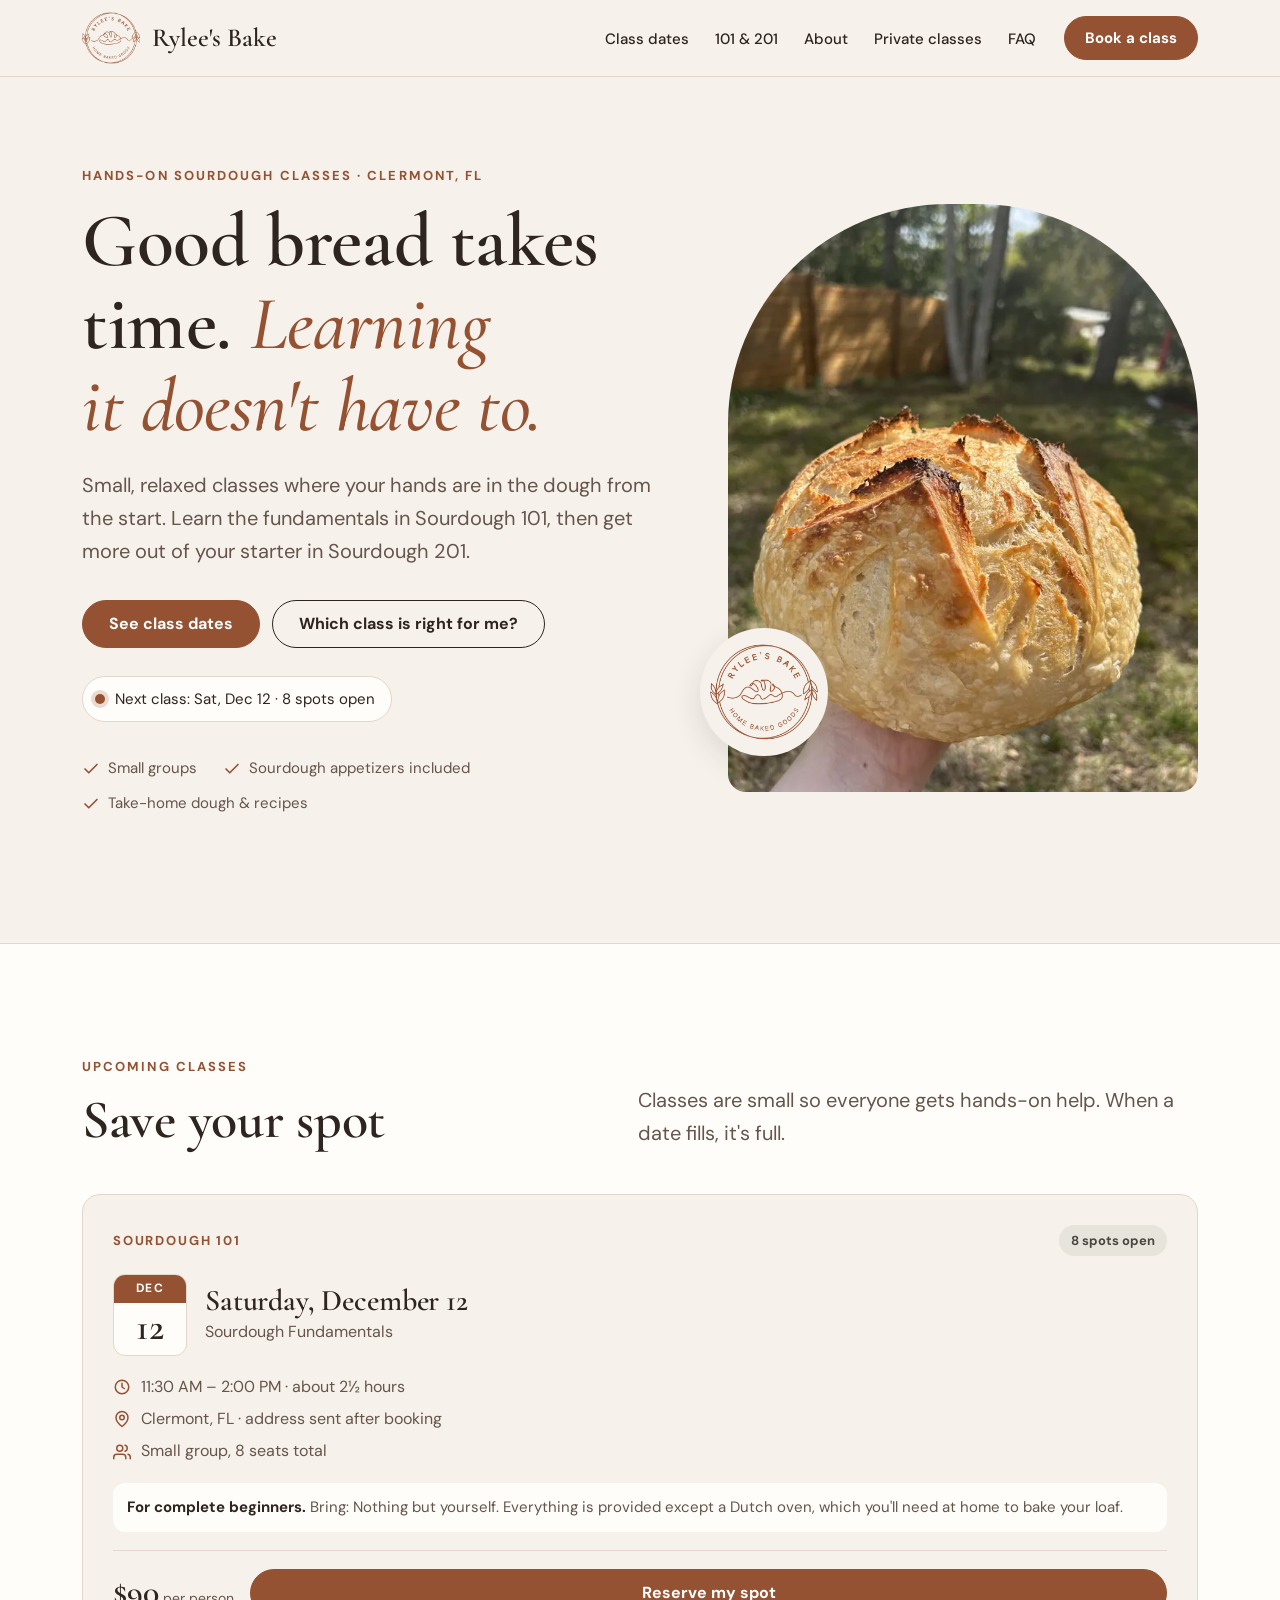
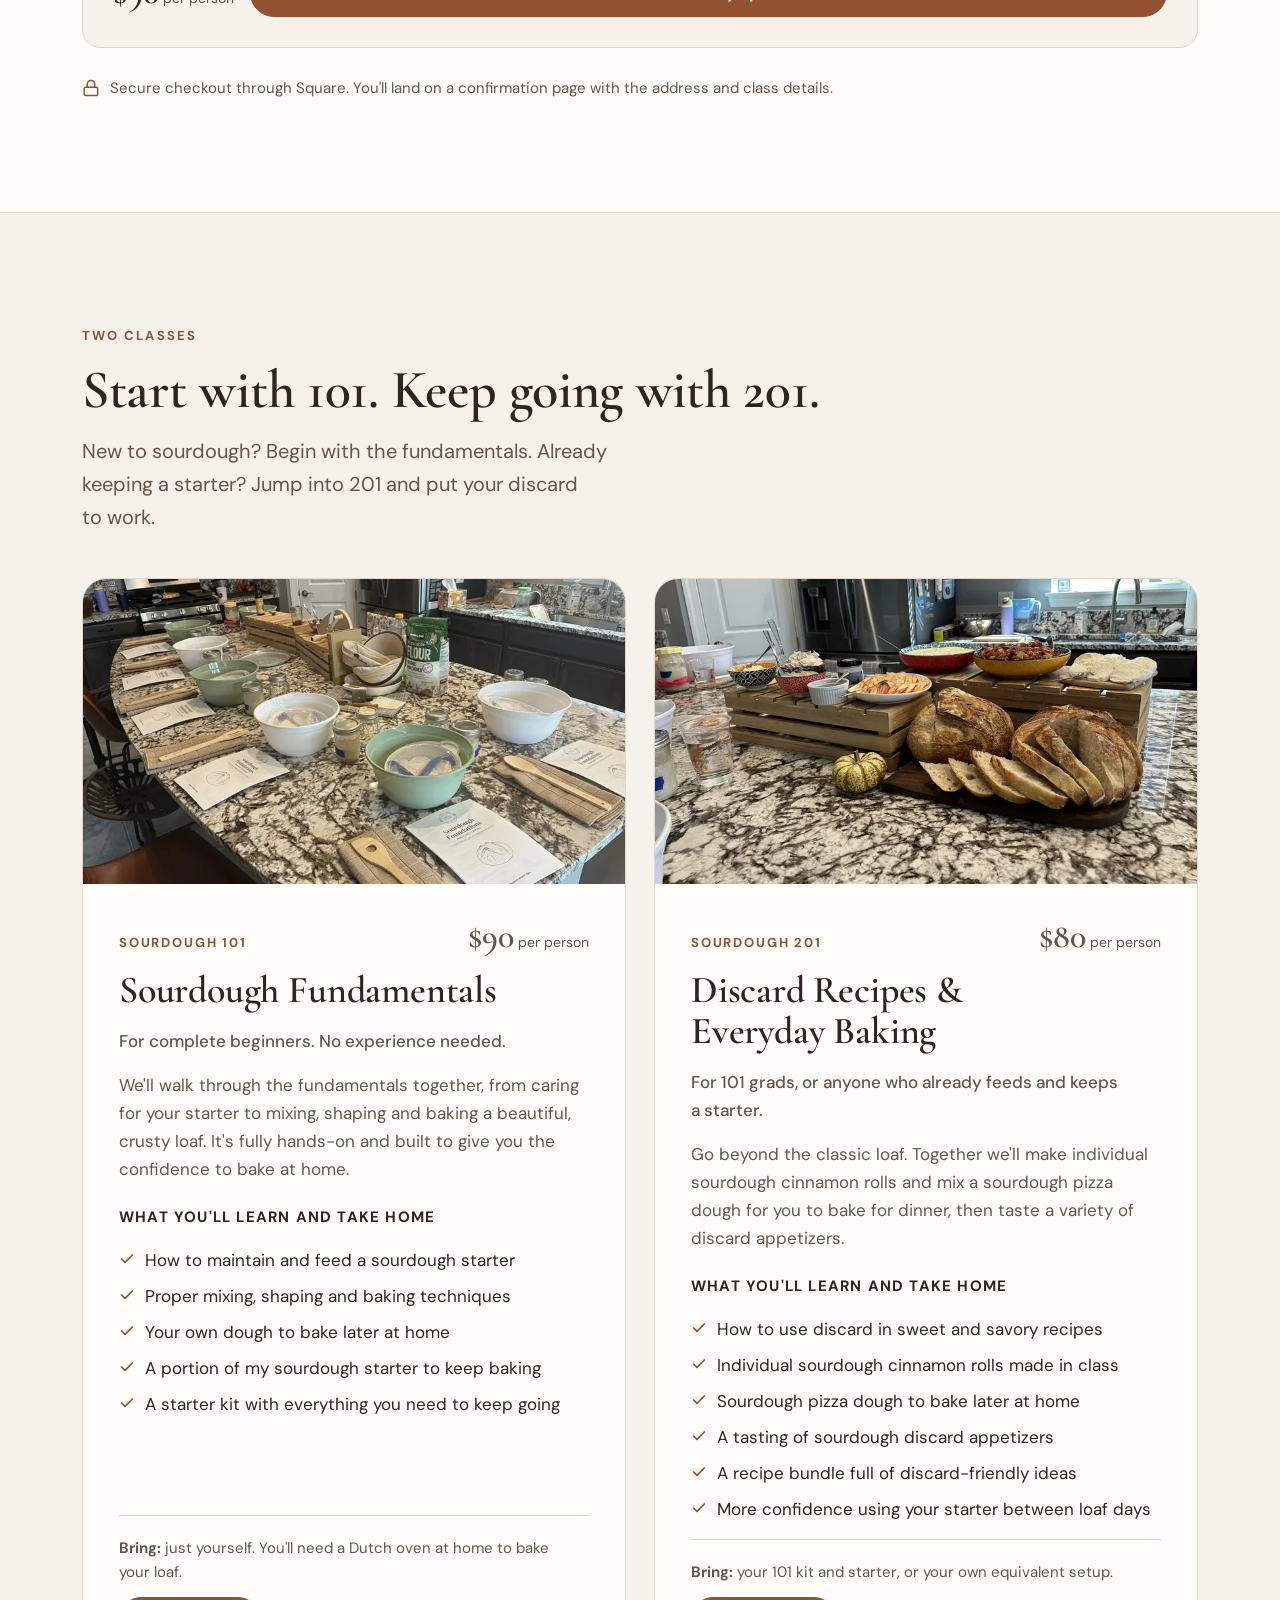
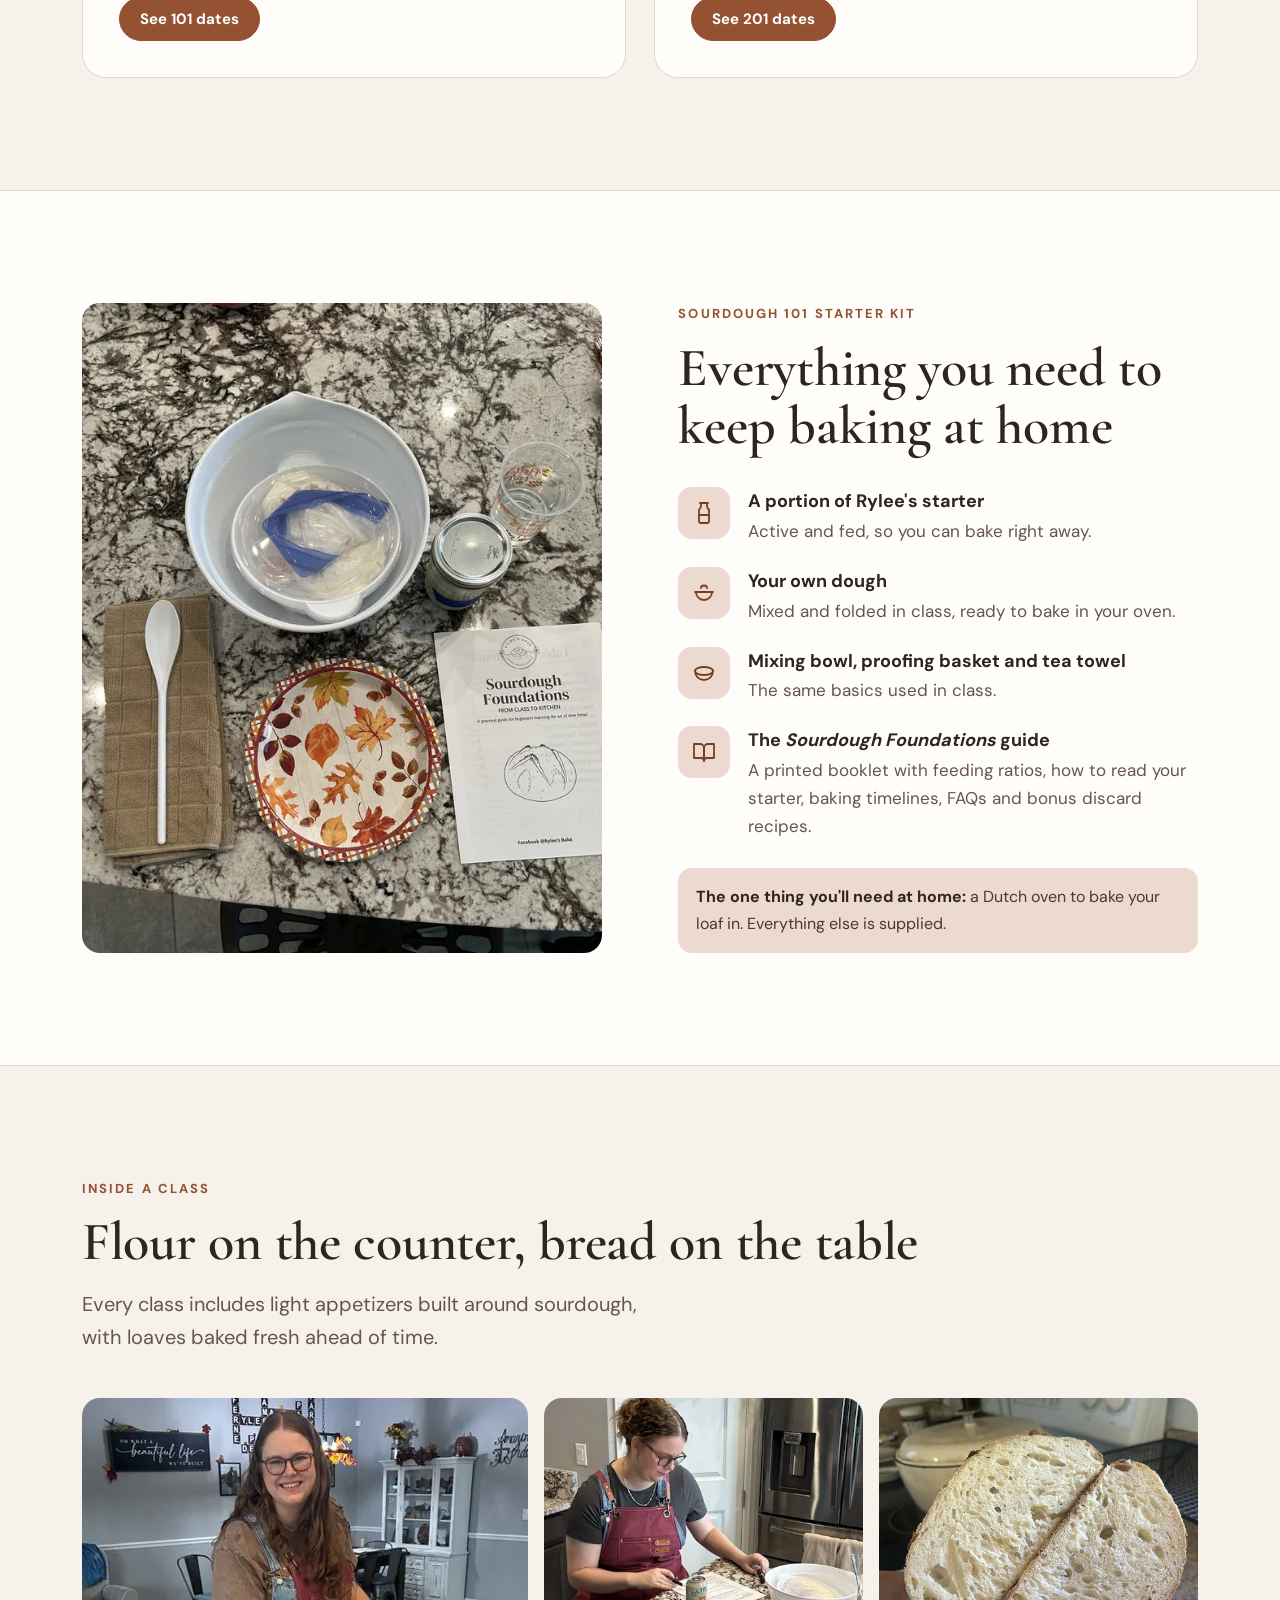
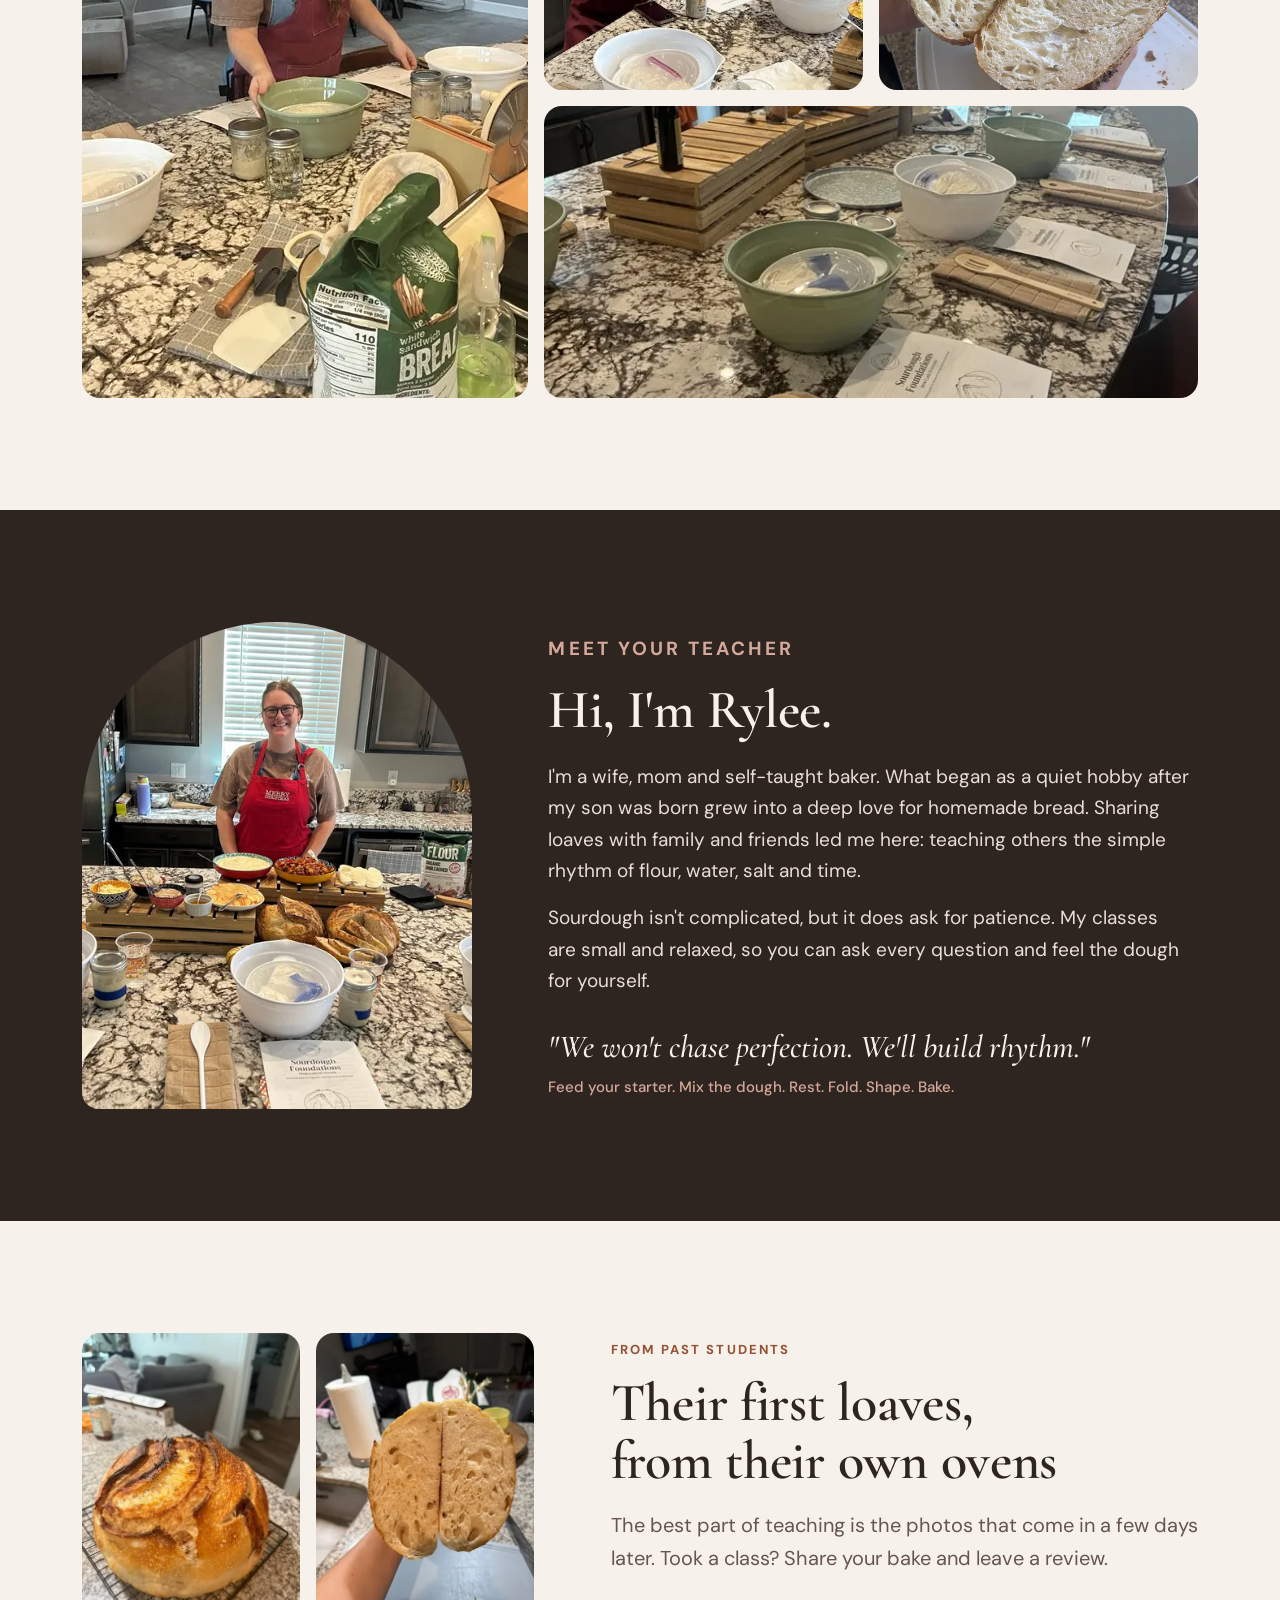
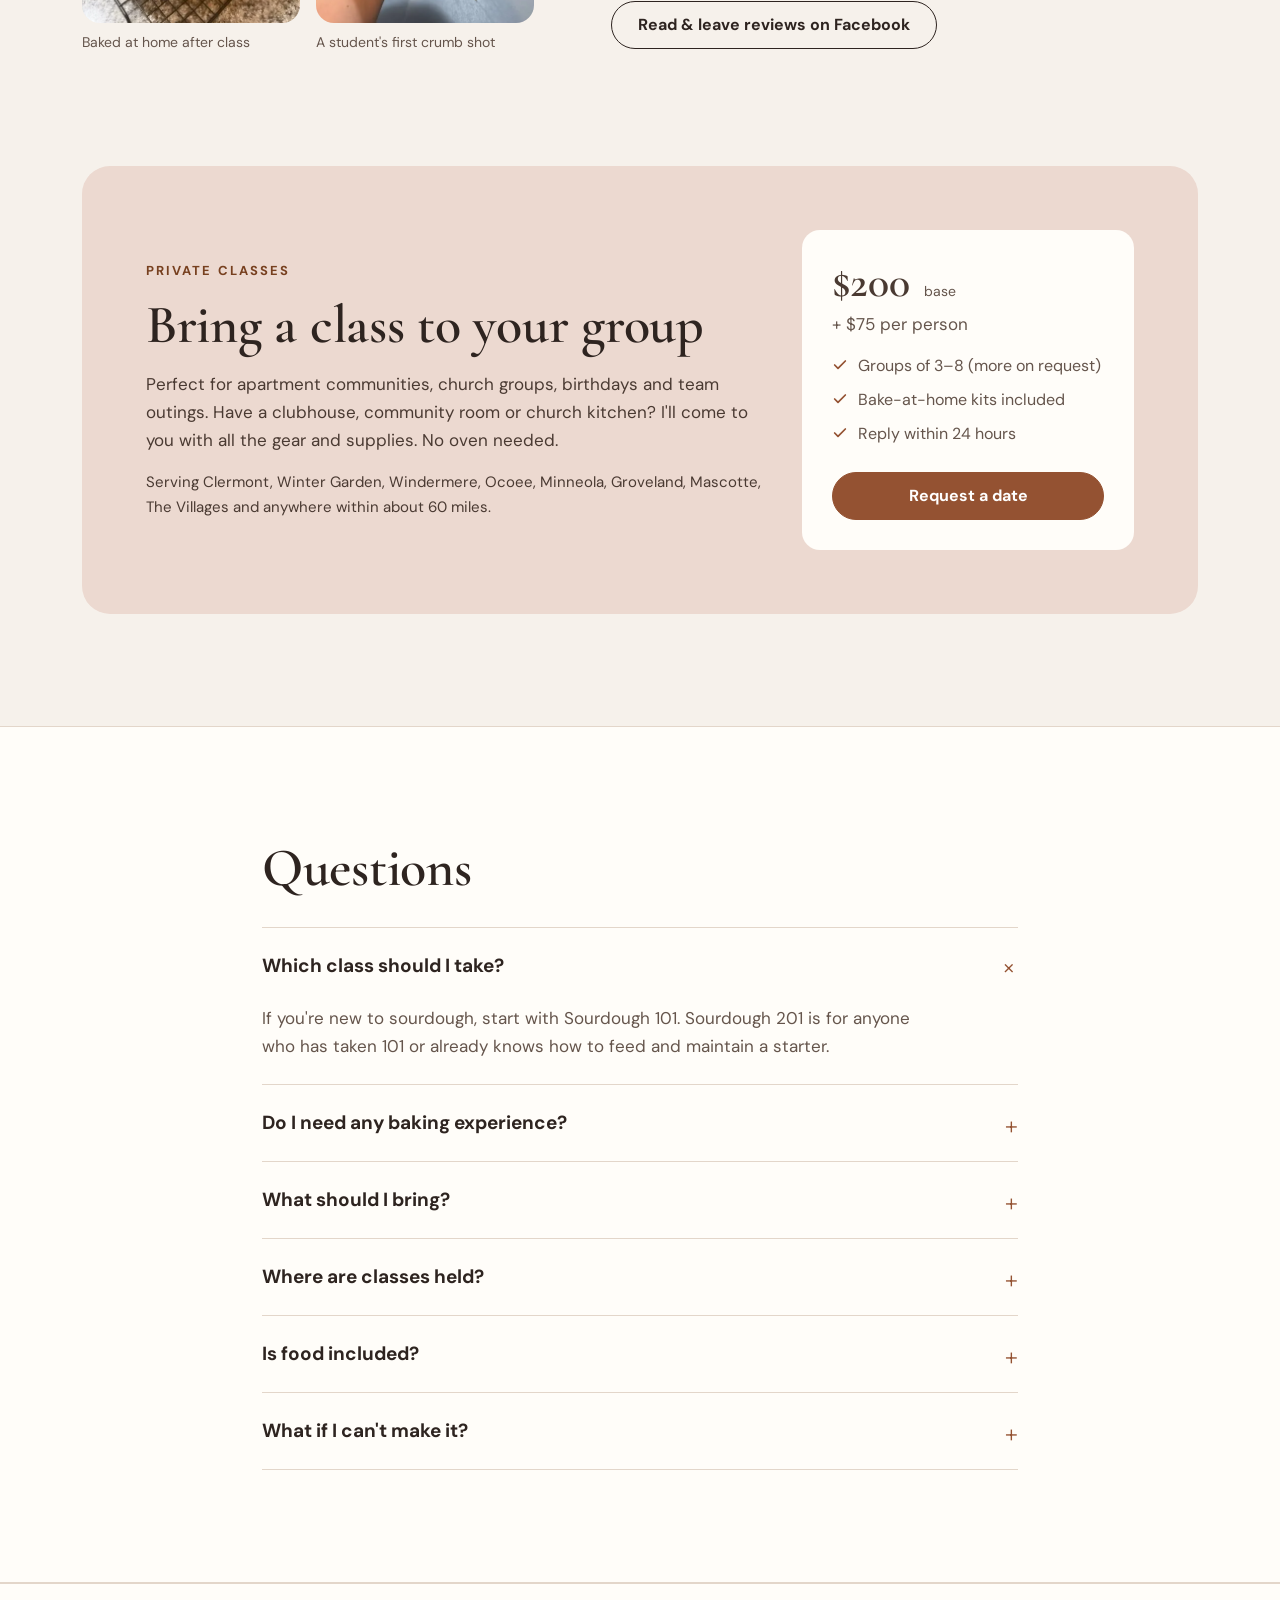
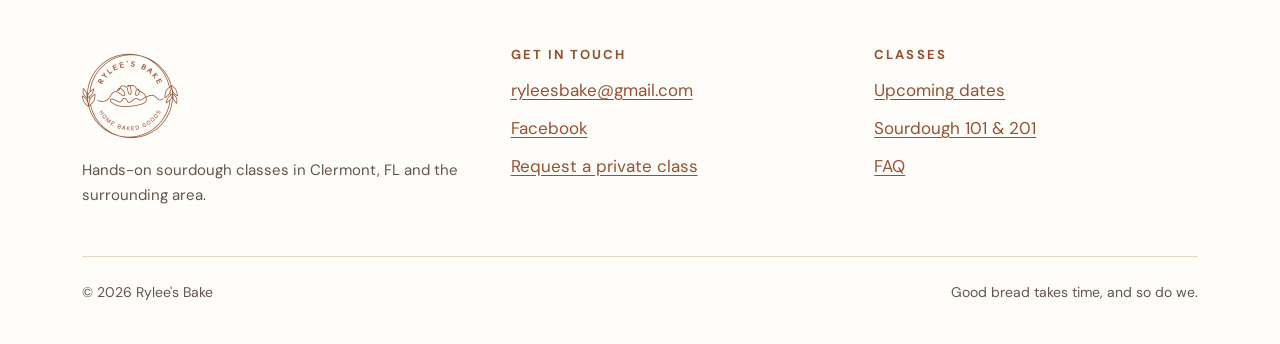
<file: index.html>
<!doctype html>
<html lang="en">
<head>
  <meta charset="utf-8">
  <meta name="viewport" content="width=device-width, initial-scale=1">
  <title>Sourdough Classes in Clermont, FL | Rylee's Bake</title>
  <meta name="description" content="Small, hands-on sourdough classes in Clermont, FL. Learn the fundamentals in Sourdough 101 or bake with discard in Sourdough 201. Take home your own dough, starter and recipes.">
  <link rel="canonical" href="https://ryleesbake.com/">
  <meta name="theme-color" content="#f6f1eb">
  <meta property="og:url" content="https://ryleesbake.com/">

  <meta property="og:type" content="website">
  <meta property="og:site_name" content="Rylee's Bake">
  <meta property="og:title" content="Sourdough Classes in Clermont, FL | Rylee's Bake">
  <meta property="og:description" content="Small, hands-on sourdough classes. Take home your own dough, starter and recipes.">
  <meta property="og:image" content="https://ryleesbake.com/og-image.jpg">
  <meta property="og:image:width" content="1200">
  <meta property="og:image:height" content="630">
  <meta property="og:image:alt" content="A crusty scored sourdough loaf next to the Rylee's Bake logo">
  <meta name="twitter:card" content="summary_large_image">

  <link rel="icon" href="favicon.ico" sizes="any">
  <link rel="icon" href="favicon-32.png" type="image/png" sizes="32x32">
  <link rel="apple-touch-icon" href="apple-touch-icon.png">
  <link rel="preload" href="assets/fonts/cormorant-garamond-latin-600-normal.woff2" as="font" type="font/woff2" crossorigin>
  <link rel="preload" href="assets/fonts/dm-sans-latin-400-normal.woff2" as="font" type="font/woff2" crossorigin>
  <link rel="stylesheet" href="assets/css/styles.css">

  <script type="application/ld+json">
  {
    "@context": "https://schema.org",
    "@type": "LocalBusiness",
    "name": "Rylee's Bake",
    "description": "Hands-on sourdough bread classes in Clermont, Florida.",
    "url": "https://ryleesbake.com/",
    "image": "https://ryleesbake.com/og-image.jpg",
    "logo": "https://ryleesbake.com/assets/img/logo-400.png",
    "email": "ryleesbake@gmail.com",
    "address": { "@type": "PostalAddress", "addressLocality": "Clermont", "addressRegion": "FL", "postalCode": "34715", "addressCountry": "US" },
    "areaServed": ["Clermont", "Winter Garden", "Windermere", "Ocoee", "Groveland", "Mascotte", "Minneola", "The Villages"],
    "sameAs": ["https://www.facebook.com/profile.php?id=61573125724592"]
  }
  </script>
</head>
<body>
  <a class="skip-link" href="#main">Skip to content</a>

  <header class="site-header">
    <div class="wrap">
      <a class="brand" href="./" aria-label="Rylee's Bake, home">
        <img src="assets/img/logo-192.png" width="58" height="58" alt="">
        <span>Rylee's Bake</span>
      </a>
      <nav class="nav" aria-label="Main">
        <ul id="site-menu">
          <li><a href="#classes">Class dates</a></li>
          <li><a href="#which-class">101 &amp; 201</a></li>
          <li><a href="#about">About</a></li>
          <li><a href="#private">Private classes</a></li>
          <li><a href="#faq">FAQ</a></li>
        </ul>
        <a class="btn btn--small" href="#classes">Book a class</a>
        <button class="menu-toggle" type="button" aria-expanded="false" aria-controls="site-menu" aria-label="Menu">
          <svg aria-hidden="true" width="22" height="22" viewBox="0 0 24 24" fill="none" stroke="currentColor" stroke-width="2" stroke-linecap="round"><path d="M4 7h16M4 12h16M4 17h16"/></svg>
        </button>
      </nav>
    </div>
  </header>

  <main id="main">

    <!-- Hero -->
    <section class="hero">
      <div class="wrap">
        <div>
          <p class="eyebrow">Hands-on sourdough classes · Clermont, FL</p>
          <h1>Good bread takes time. <em>Learning it doesn't have to.</em></h1>
          <p class="lede">Small, relaxed classes where your hands are in the dough from the start. Learn the fundamentals in Sourdough 101, then get more out of your starter in Sourdough 201.</p>
          <div class="hero-actions">
            <a class="btn" href="#classes">See class dates</a>
            <a class="btn btn--ghost" href="#which-class">Which class is right for me?</a>
          </div>
          <a class="next-class" id="next-class" href="#classes" hidden>
            <span class="dot" aria-hidden="true"></span><span data-next-text></span>
          </a>
          <ul class="facts">
            <li><svg aria-hidden="true" width="18" height="18" viewBox="0 0 24 24" fill="none" stroke="currentColor" stroke-width="2.2" stroke-linecap="round" stroke-linejoin="round"><path d="M20 6 9 17l-5-5"/></svg>Small groups</li>
            <li><svg aria-hidden="true" width="18" height="18" viewBox="0 0 24 24" fill="none" stroke="currentColor" stroke-width="2.2" stroke-linecap="round" stroke-linejoin="round"><path d="M20 6 9 17l-5-5"/></svg>Sourdough appetizers included</li>
            <li><svg aria-hidden="true" width="18" height="18" viewBox="0 0 24 24" fill="none" stroke="currentColor" stroke-width="2.2" stroke-linecap="round" stroke-linejoin="round"><path d="M20 6 9 17l-5-5"/></svg>Take-home dough &amp; recipes</li>
          </ul>
        </div>
        <div class="hero-photo">
          <img src="assets/img/hero-loaf-1000.webp"
               srcset="assets/img/hero-loaf-640.webp 640w, assets/img/hero-loaf-1000.webp 1000w, assets/img/hero-loaf-1400.webp 1400w"
               sizes="(max-width: 860px) 92vw, 40vw"
               width="1000" height="1250" fetchpriority="high"
               alt="A golden, deeply scored sourdough loaf held up outdoors">
          <img class="stamp" src="assets/img/logo-192.png" width="128" height="128" alt="">
        </div>
      </div>
    </section>

    <!-- Upcoming dates (rendered from assets/js/classes.js) -->
    <section class="section band" id="classes" aria-labelledby="classes-title">
      <div class="wrap">
        <div class="section-head">
          <div>
            <p class="eyebrow">Upcoming classes</p>
            <h2 id="classes-title">Save your spot</h2>
          </div>
          <p class="lede">Classes are small so everyone gets hands-on help. When a date fills, it's full.</p>
        </div>
        <div class="class-list" id="class-list" aria-live="polite">
          <noscript>
            <div class="empty-state">
              <h3>See dates on Facebook</h3>
              <p>Class dates load with JavaScript. You can also find them on <a href="https://www.facebook.com/profile.php?id=61573125724592">Rylee's Bake on Facebook</a> or email <a href="mailto:ryleesbake@gmail.com">ryleesbake@gmail.com</a>.</p>
            </div>
          </noscript>
        </div>
        <p class="secure-note">
          <svg aria-hidden="true" width="18" height="18" viewBox="0 0 24 24" fill="none" stroke="currentColor" stroke-width="2" stroke-linecap="round" stroke-linejoin="round"><rect x="3" y="11" width="18" height="11" rx="2"/><path d="M7 11V7a5 5 0 0 1 10 0v4"/></svg>
          Secure checkout through Square. You'll land on a confirmation page with the address and class details.
        </p>
      </div>
    </section>

    <!-- The two classes -->
    <section class="section" id="which-class" aria-labelledby="which-title">
      <div class="wrap">
        <div class="section-head">
          <div>
            <p class="eyebrow">Two classes</p>
            <h2 id="which-title">Start with 101. Keep going with 201.</h2>
          </div>
          <p class="lede">New to sourdough? Begin with the fundamentals. Already keeping a starter? Jump into 201 and put your discard to work.</p>
        </div>

        <div class="offerings">
          <article class="offering">
            <img src="assets/img/class-101-setup-800.webp" width="800" height="450" loading="lazy"
                 alt="The kitchen island set for Sourdough 101, with a bowl, starter jar, towel, spoon and guide at every seat">
            <div class="offering__body">
              <div class="offering__head">
                <span class="tag">Sourdough 101</span>
                <p class="price">$90<small>per person</small></p>
              </div>
              <h3>Sourdough Fundamentals</h3>
              <p class="who">For complete beginners. No experience needed.</p>
              <p>We'll walk through the fundamentals together, from caring for your starter to mixing, shaping and baking a beautiful, crusty loaf. It's fully hands-on and built to give you the confidence to bake at home.</p>
              <h4>What you'll learn and take home</h4>
              <ul class="ticks">
                <li><svg aria-hidden="true" width="16" height="16" viewBox="0 0 24 24" fill="none" stroke="currentColor" stroke-width="2.6" stroke-linecap="round" stroke-linejoin="round"><path d="M20 6 9 17l-5-5"/></svg>How to maintain and feed a sourdough starter</li>
                <li><svg aria-hidden="true" width="16" height="16" viewBox="0 0 24 24" fill="none" stroke="currentColor" stroke-width="2.6" stroke-linecap="round" stroke-linejoin="round"><path d="M20 6 9 17l-5-5"/></svg>Proper mixing, shaping and baking techniques</li>
                <li><svg aria-hidden="true" width="16" height="16" viewBox="0 0 24 24" fill="none" stroke="currentColor" stroke-width="2.6" stroke-linecap="round" stroke-linejoin="round"><path d="M20 6 9 17l-5-5"/></svg>Your own dough to bake later at home</li>
                <li><svg aria-hidden="true" width="16" height="16" viewBox="0 0 24 24" fill="none" stroke="currentColor" stroke-width="2.6" stroke-linecap="round" stroke-linejoin="round"><path d="M20 6 9 17l-5-5"/></svg>A portion of my sourdough starter to keep baking</li>
                <li><svg aria-hidden="true" width="16" height="16" viewBox="0 0 24 24" fill="none" stroke="currentColor" stroke-width="2.6" stroke-linecap="round" stroke-linejoin="round"><path d="M20 6 9 17l-5-5"/></svg>A starter kit with everything you need to keep going</li>
              </ul>
              <div class="offering__foot">
                <p class="note"><strong>Bring:</strong> just yourself. You'll need a Dutch oven at home to bake your loaf.</p>
                <a class="btn btn--small" href="#classes">See 101 dates</a>
              </div>
            </div>
          </article>

          <article class="offering">
            <img src="assets/img/class-spread-800.webp" width="800" height="533" loading="lazy"
                 alt="A spread of sourdough loaves and appetizers set out for class">
            <div class="offering__body">
              <div class="offering__head">
                <span class="tag">Sourdough 201</span>
                <p class="price">$80<small>per person</small></p>
              </div>
              <h3>Discard Recipes &amp; Everyday Baking</h3>
              <p class="who">For 101 grads, or anyone who already feeds and keeps a starter.</p>
              <p>Go beyond the classic loaf. Together we'll make individual sourdough cinnamon rolls and mix a sourdough pizza dough for you to bake for dinner, then taste a variety of discard appetizers.</p>
              <h4>What you'll learn and take home</h4>
              <ul class="ticks">
                <li><svg aria-hidden="true" width="16" height="16" viewBox="0 0 24 24" fill="none" stroke="currentColor" stroke-width="2.6" stroke-linecap="round" stroke-linejoin="round"><path d="M20 6 9 17l-5-5"/></svg>How to use discard in sweet and savory recipes</li>
                <li><svg aria-hidden="true" width="16" height="16" viewBox="0 0 24 24" fill="none" stroke="currentColor" stroke-width="2.6" stroke-linecap="round" stroke-linejoin="round"><path d="M20 6 9 17l-5-5"/></svg>Individual sourdough cinnamon rolls made in class</li>
                <li><svg aria-hidden="true" width="16" height="16" viewBox="0 0 24 24" fill="none" stroke="currentColor" stroke-width="2.6" stroke-linecap="round" stroke-linejoin="round"><path d="M20 6 9 17l-5-5"/></svg>Sourdough pizza dough to bake later at home</li>
                <li><svg aria-hidden="true" width="16" height="16" viewBox="0 0 24 24" fill="none" stroke="currentColor" stroke-width="2.6" stroke-linecap="round" stroke-linejoin="round"><path d="M20 6 9 17l-5-5"/></svg>A tasting of sourdough discard appetizers</li>
                <li><svg aria-hidden="true" width="16" height="16" viewBox="0 0 24 24" fill="none" stroke="currentColor" stroke-width="2.6" stroke-linecap="round" stroke-linejoin="round"><path d="M20 6 9 17l-5-5"/></svg>A recipe bundle full of discard-friendly ideas</li>
                <li><svg aria-hidden="true" width="16" height="16" viewBox="0 0 24 24" fill="none" stroke="currentColor" stroke-width="2.6" stroke-linecap="round" stroke-linejoin="round"><path d="M20 6 9 17l-5-5"/></svg>More confidence using your starter between loaf days</li>
              </ul>
              <div class="offering__foot">
                <p class="note"><strong>Bring:</strong> your 101 kit and starter, or your own equivalent setup.</p>
                <a class="btn btn--small" href="#classes">See 201 dates</a>
              </div>
            </div>
          </article>
        </div>
      </div>
    </section>

    <!-- 101 kit -->
    <section class="section band" id="kit" aria-labelledby="kit-title">
      <div class="wrap kit">
        <div class="kit-photo">
          <img src="assets/img/kit-place-setting-1000.webp"
               srcset="assets/img/kit-place-setting-640.webp 640w, assets/img/kit-place-setting-1000.webp 1000w"
               sizes="(max-width: 860px) 92vw, 45vw" width="1000" height="1250" loading="lazy"
               alt="A class place setting: mixing bowl with starter, spoon, tea towel and the Sourdough Foundations guide">
        </div>
        <div>
          <p class="eyebrow">Sourdough 101 starter kit</p>
          <h2 id="kit-title">Everything you need to keep baking at home</h2>
          <ul class="kit-list">
            <li>
              <span class="icon"><svg aria-hidden="true" width="24" height="24" viewBox="0 0 24 24" fill="none" stroke="currentColor" stroke-width="1.8" stroke-linecap="round" stroke-linejoin="round"><path d="M8 2h8"/><path d="M9 2v3a4 4 0 0 1-2 3.5V20a2 2 0 0 0 2 2h6a2 2 0 0 0 2-2V8.5A4 4 0 0 1 15 5V2"/><path d="M7 14h10"/></svg></span>
              <div><strong>A portion of Rylee's starter</strong><span>Active and fed, so you can bake right away.</span></div>
            </li>
            <li>
              <span class="icon"><svg aria-hidden="true" width="24" height="24" viewBox="0 0 24 24" fill="none" stroke="currentColor" stroke-width="1.8" stroke-linecap="round" stroke-linejoin="round"><path d="M3 11h18"/><path d="M4 11a8 8 0 0 0 16 0"/><path d="M9 7c0-1.5 1.5-2.5 3-2.5S15 5.5 15 7"/></svg></span>
              <div><strong>Your own dough</strong><span>Mixed and folded in class, ready to bake in your oven.</span></div>
            </li>
            <li>
              <span class="icon"><svg aria-hidden="true" width="24" height="24" viewBox="0 0 24 24" fill="none" stroke="currentColor" stroke-width="1.8" stroke-linecap="round" stroke-linejoin="round"><ellipse cx="12" cy="10" rx="9" ry="4"/><path d="M3 10c0 5 4 9 9 9s9-4 9-9"/></svg></span>
              <div><strong>Mixing bowl, proofing basket and tea towel</strong><span>The same basics used in class.</span></div>
            </li>
            <li>
              <span class="icon"><svg aria-hidden="true" width="24" height="24" viewBox="0 0 24 24" fill="none" stroke="currentColor" stroke-width="1.8" stroke-linecap="round" stroke-linejoin="round"><path d="M2 4h6a4 4 0 0 1 4 4v13a3 3 0 0 0-3-3H2z"/><path d="M22 4h-6a4 4 0 0 0-4 4v13a3 3 0 0 1 3-3h7z"/></svg></span>
              <div><strong>The <em>Sourdough Foundations</em> guide</strong><span>A printed booklet with feeding ratios, how to read your starter, baking timelines, FAQs and bonus discard recipes.</span></div>
            </li>
          </ul>
          <p class="kit-note"><strong>The one thing you'll need at home:</strong> a Dutch oven to bake your loaf in. Everything else is supplied.</p>
        </div>
      </div>
    </section>

    <!-- Gallery -->
    <section class="section" aria-labelledby="gallery-title">
      <div class="wrap">
        <div class="section-head">
          <div>
            <p class="eyebrow">Inside a class</p>
            <h2 id="gallery-title">Flour on the counter, bread on the table</h2>
          </div>
          <p class="lede">Every class includes light appetizers built around sourdough, with loaves baked fresh ahead of time.</p>
        </div>
        <div class="gallery">
          <figure><img src="assets/img/rylee-mixing-450.webp" width="450" height="600" loading="lazy" alt="Rylee mixing dough at the kitchen island"></figure>
          <figure><img src="assets/img/rylee-welcome-600.webp" width="600" height="450" loading="lazy" alt="Rylee smiling behind a table set with appetizers and a fresh loaf"></figure>
          <figure><img src="assets/img/crumb-600.webp" width="600" height="600" loading="lazy" alt="The open, airy crumb of a halved sourdough loaf"></figure>
          <figure><img src="assets/img/class-group-2-675.webp" width="675" height="450" loading="lazy" alt="A small group of students at a class in a bright kitchen"></figure>
        </div>
      </div>
    </section>

    <!-- About -->
    <section class="section about" id="about" aria-labelledby="about-title">
      <div class="wrap">
        <img src="assets/img/rylee-portrait-900.webp" srcset="assets/img/rylee-portrait-480.webp 480w, assets/img/rylee-portrait-900.webp 900w" sizes="(max-width: 860px) 360px, 420px" width="900" height="1125" loading="lazy" alt="Rylee in a red apron, smiling behind a class table of fresh sourdough and appetizers">
        <div>
          <p class="eyebrow">Meet your teacher</p>
          <h2 id="about-title">Hi, I'm Rylee.</h2>
          <p>I'm a wife, mom and self-taught baker. What began as a quiet hobby after my son was born grew into a deep love for homemade bread. Sharing loaves with family and friends led me here: teaching others the simple rhythm of flour, water, salt and time.</p>
          <p>Sourdough isn't complicated, but it does ask for patience. My classes are small and relaxed, so you can ask every question and feel the dough for yourself.</p>
          <blockquote>
            "We won't chase perfection. We'll build rhythm."
            <footer>Feed your starter. Mix the dough. Rest. Fold. Shape. Bake.</footer>
          </blockquote>
        </div>
      </div>
    </section>

    <!-- Student loaves -->
    <section class="section" aria-labelledby="proof-title">
      <div class="wrap proof">
        <div class="proof-photos">
          <figure>
            <img src="assets/img/student-loaf-1-442.webp" width="442" height="590" loading="lazy" alt="A dark, crackly sourdough loaf a student baked at home">
            <figcaption>Baked at home after class</figcaption>
          </figure>
          <figure>
            <img src="assets/img/student-loaf-2-442.webp" width="442" height="590" loading="lazy" alt="A student holding the cut halves of their sourdough loaf">
            <figcaption>A student's first crumb shot</figcaption>
          </figure>
        </div>
        <div>
          <p class="eyebrow">From past students</p>
          <h2 id="proof-title">Their first loaves, from their own ovens</h2>
          <p class="lede">The best part of teaching is the photos that come in a few days later. Took a class? Share your bake and leave a review.</p>
          <a class="btn btn--ghost" href="https://www.facebook.com/profile.php?id=61573125724592&amp;sk=reviews">Read &amp; leave reviews on Facebook</a>
        </div>
      </div>
    </section>

    <!-- Private classes -->
    <section class="section" id="private" aria-labelledby="private-title" style="padding-top: 0">
      <div class="wrap">
        <div class="private">
          <div>
            <p class="eyebrow">Private classes</p>
            <h2 id="private-title">Bring a class to your group</h2>
            <p>Perfect for apartment communities, church groups, birthdays and team outings. Have a clubhouse, community room or church kitchen? I'll come to you with all the gear and supplies. No oven needed.</p>
            <p class="areas">Serving Clermont, Winter Garden, Windermere, Ocoee, Minneola, Groveland, Mascotte, The Villages and anywhere within about 60 miles.</p>
          </div>
          <div class="price-card">
            <p class="price">$200 <small>base</small></p>
            <p style="color: var(--muted); margin-top: 6px">+ $75 per person</p>
            <ul>
              <li><svg aria-hidden="true" width="16" height="16" viewBox="0 0 24 24" fill="none" stroke="currentColor" stroke-width="2.6" stroke-linecap="round" stroke-linejoin="round"><path d="M20 6 9 17l-5-5"/></svg>Groups of 3–8 (more on request)</li>
              <li><svg aria-hidden="true" width="16" height="16" viewBox="0 0 24 24" fill="none" stroke="currentColor" stroke-width="2.6" stroke-linecap="round" stroke-linejoin="round"><path d="M20 6 9 17l-5-5"/></svg>Bake-at-home kits included</li>
              <li><svg aria-hidden="true" width="16" height="16" viewBox="0 0 24 24" fill="none" stroke="currentColor" stroke-width="2.6" stroke-linecap="round" stroke-linejoin="round"><path d="M20 6 9 17l-5-5"/></svg>Reply within 24 hours</li>
            </ul>
            <a class="btn btn--block" href="https://docs.google.com/forms/d/e/1FAIpQLSfYBBfUP6SKK-DPc8k233DRJyjPu90RRjPOQ7ujXxhpwyw9_A/viewform" target="_blank" rel="noopener">Request a date</a>
          </div>
        </div>
      </div>
    </section>

    <!-- FAQ -->
    <section class="section band" id="faq" aria-labelledby="faq-title">
      <div class="wrap faq">
        <h2 id="faq-title">Questions</h2>
        <details open>
          <summary>Which class should I take?</summary>
          <p>If you're new to sourdough, start with Sourdough 101. Sourdough 201 is for anyone who has taken 101 or already knows how to feed and maintain a starter.</p>
        </details>
        <details>
          <summary>Do I need any baking experience?</summary>
          <p>Not for 101. It's built for complete beginners, and we go step by step.</p>
        </details>
        <details>
          <summary>What should I bring?</summary>
          <p>For 101, just yourself. We supply everything except a Dutch oven, which you'll need at home to bake your dough after class. For 201, bring your Sourdough 101 kit and your starter, or the equivalent supplies if you have your own setup.</p>
        </details>
        <details>
          <summary>Where are classes held?</summary>
          <p>In Clermont, FL. You'll see the address on your confirmation page right after booking. Before class, I'll send a text to confirm you're coming and explain how to get into the neighborhood without any trouble.</p>
        </details>
        <details>
          <summary>Is food included?</summary>
          <p>Yes. Every class includes light appetizers centered around sourdough, with fresh bread baked ahead of time.</p>
        </details>
        <details>
          <summary>What if I can't make it?</summary>
          <p>Classes are non-refundable. If something comes up and you can't make it, please reach out as soon as possible at <a href="mailto:ryleesbake@gmail.com">ryleesbake@gmail.com</a>.</p>
        </details>
      </div>
    </section>

  </main>

  <footer class="site-footer">
    <div class="wrap">
      <div>
        <img src="assets/img/logo-192.png" width="96" height="96" alt="Rylee's Bake, home baked goods">
        <p>Hands-on sourdough classes in Clermont, FL and the surrounding area.</p>
      </div>
      <div>
        <h2>Get in touch</h2>
        <ul>
          <li><a href="mailto:ryleesbake@gmail.com">ryleesbake@gmail.com</a></li>
          <li><a href="https://www.facebook.com/profile.php?id=61573125724592">Facebook</a></li>
          <li><a href="https://docs.google.com/forms/d/e/1FAIpQLSfYBBfUP6SKK-DPc8k233DRJyjPu90RRjPOQ7ujXxhpwyw9_A/viewform" target="_blank" rel="noopener">Request a private class</a></li>
        </ul>
      </div>
      <div>
        <h2>Classes</h2>
        <ul>
          <li><a href="#classes">Upcoming dates</a></li>
          <li><a href="#which-class">Sourdough 101 &amp; 201</a></li>
          <li><a href="#faq">FAQ</a></li>
        </ul>
      </div>
      <p class="legal"><span>© <span data-year>2026</span> Rylee's Bake</span><span>Good bread takes time, and so do we.</span></p>
    </div>
  </footer>

  <script src="assets/js/classes.js"></script>
  <script src="assets/js/main.js"></script>
</body>
</html>
</file>
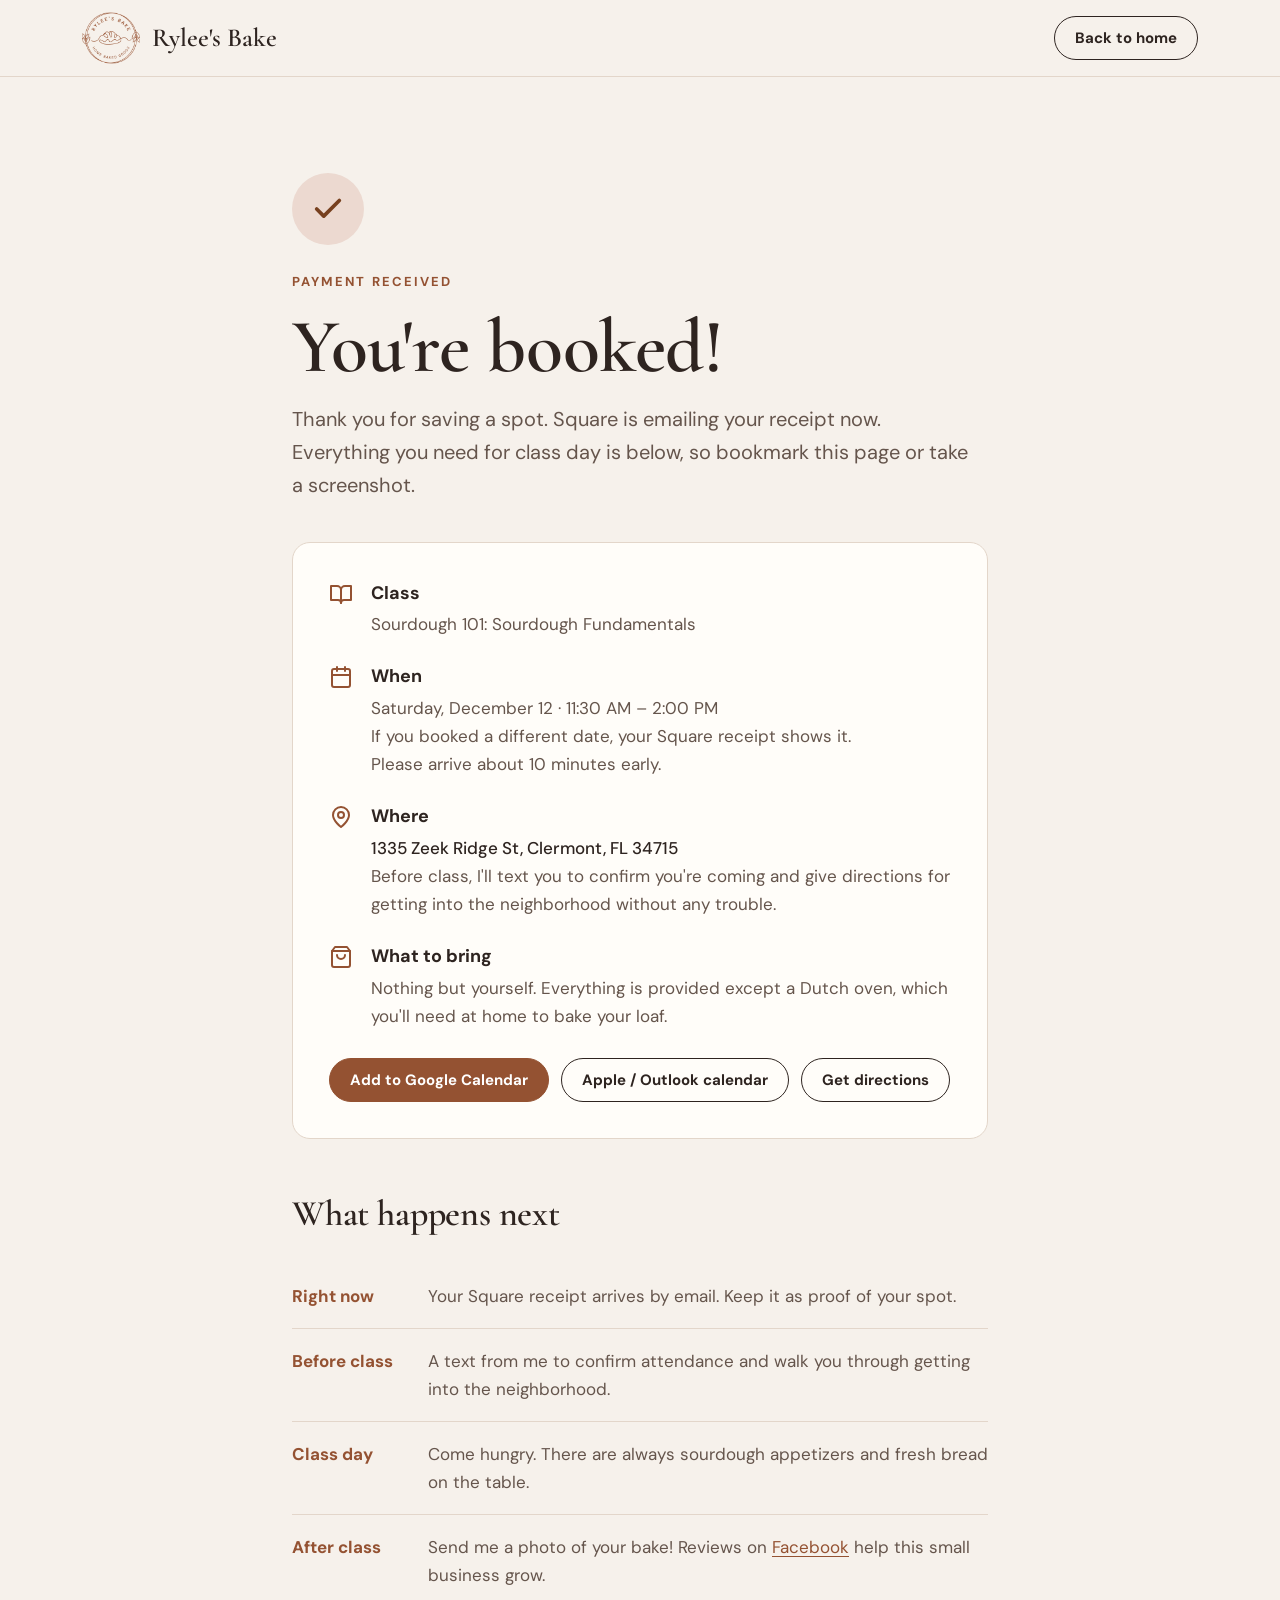
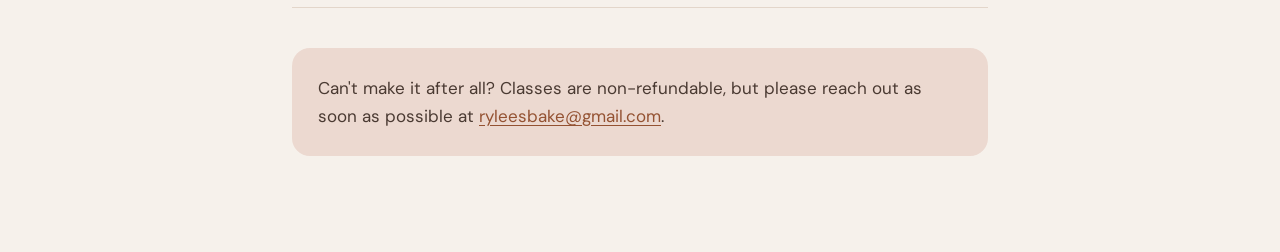
<file: booked.html>
<!doctype html>
<html lang="en">
<head>
  <meta charset="utf-8">
  <meta name="viewport" content="width=device-width, initial-scale=1">
  <title>You're booked! | Rylee's Bake</title>
  <meta name="robots" content="noindex, nofollow">
  <meta name="theme-color" content="#f6f1eb">
  <link rel="icon" href="favicon.ico" sizes="any">
  <link rel="icon" href="favicon-32.png" type="image/png" sizes="32x32">
  <link rel="apple-touch-icon" href="apple-touch-icon.png">
  <link rel="preload" href="assets/fonts/cormorant-garamond-latin-600-normal.woff2" as="font" type="font/woff2" crossorigin>
  <link rel="stylesheet" href="assets/css/styles.css">
</head>
<body>
  <a class="skip-link" href="#main">Skip to content</a>

  <header class="site-header">
    <div class="wrap">
      <a class="brand" href="./" aria-label="Rylee's Bake, home">
        <img src="assets/img/logo-192.png" width="58" height="58" alt="">
        <span>Rylee's Bake</span>
      </a>
      <a class="btn btn--ghost btn--small" href="./">Back to home</a>
    </div>
  </header>

  <main id="main" class="booked">
    <div class="check" aria-hidden="true">
      <svg width="34" height="34" viewBox="0 0 24 24" fill="none" stroke="currentColor" stroke-width="2.6" stroke-linecap="round" stroke-linejoin="round"><path d="M20 6 9 17l-5-5"/></svg>
    </div>
    <p class="eyebrow">Payment received</p>
    <h1>You're booked!</h1>
    <p class="lede">Thank you for saving a spot. Square is emailing your receipt now. Everything you need for class day is below, so bookmark this page or take a screenshot.</p>

    <div class="detail-card" id="booked-details">
      <div class="detail">
        <svg aria-hidden="true" width="24" height="24" viewBox="0 0 24 24" fill="none" stroke="currentColor" stroke-width="2" stroke-linecap="round" stroke-linejoin="round"><path d="M2 4h6a4 4 0 0 1 4 4v13a3 3 0 0 0-3-3H2z"/><path d="M22 4h-6a4 4 0 0 0-4 4v13a3 3 0 0 1 3-3h7z"/></svg>
        <div><strong>Class</strong><p data-class-name>Your sourdough class</p></div>
      </div>
      <div class="detail">
        <svg aria-hidden="true" width="24" height="24" viewBox="0 0 24 24" fill="none" stroke="currentColor" stroke-width="2" stroke-linecap="round" stroke-linejoin="round"><rect x="3" y="4" width="18" height="18" rx="2"/><path d="M16 2v4M8 2v4M3 10h18"/></svg>
        <div><strong>When</strong><p data-when>See your Square receipt for your date.</p><p data-when-note></p><p>Please arrive about 10 minutes early.</p></div>
      </div>
      <div class="detail">
        <svg aria-hidden="true" width="24" height="24" viewBox="0 0 24 24" fill="none" stroke="currentColor" stroke-width="2" stroke-linecap="round" stroke-linejoin="round"><path d="M20 10c0 6-8 12-8 12S4 16 4 10a8 8 0 0 1 16 0z"/><circle cx="12" cy="10" r="3"/></svg>
        <div>
          <strong>Where</strong>
          <p class="address" data-address>Clermont, FL</p>
          <p>Before class, I'll text you to confirm you're coming and give directions for getting into the neighborhood without any trouble.</p>
        </div>
      </div>
      <div class="detail">
        <svg aria-hidden="true" width="24" height="24" viewBox="0 0 24 24" fill="none" stroke="currentColor" stroke-width="2" stroke-linecap="round" stroke-linejoin="round"><path d="M6 2 3 6v14a2 2 0 0 0 2 2h14a2 2 0 0 0 2-2V6l-3-4z"/><path d="M3 6h18"/><path d="M16 10a4 4 0 0 1-8 0"/></svg>
        <div><strong>What to bring</strong><p data-bring>Just yourself. Wear clothes you don't mind getting a little flour on.</p></div>
      </div>
      <div class="detail-actions">
        <a class="btn btn--small" href="#" data-gcal target="_blank" rel="noopener">Add to Google Calendar</a>
        <a class="btn btn--ghost btn--small" href="#" data-ics>Apple / Outlook calendar</a>
        <a class="btn btn--ghost btn--small" href="#" data-directions target="_blank" rel="noopener">Get directions</a>
      </div>
    </div>

    <h2 style="margin-top: 56px; font-size: 36px">What happens next</h2>
    <ol class="next-steps">
      <li><strong>Right now</strong><span>Your Square receipt arrives by email. Keep it as proof of your spot.</span></li>
      <li><strong>Before class</strong><span>A text from me to confirm attendance and walk you through getting into the neighborhood.</span></li>
      <li><strong>Class day</strong><span>Come hungry. There are always sourdough appetizers and fresh bread on the table.</span></li>
      <li><strong>After class</strong><span>Send me a photo of your bake! Reviews on <a href="https://www.facebook.com/profile.php?id=61573125724592&amp;sk=reviews">Facebook</a> help this small business grow.</span></li>
    </ol>

    <p class="help-box">Can't make it after all? Classes are non-refundable, but please reach out as soon as possible at <a href="mailto:ryleesbake@gmail.com">ryleesbake@gmail.com</a>.</p>
  </main>

  <script src="assets/js/classes.js"></script>
  <script src="assets/js/main.js"></script>
</body>
</html>
</file>
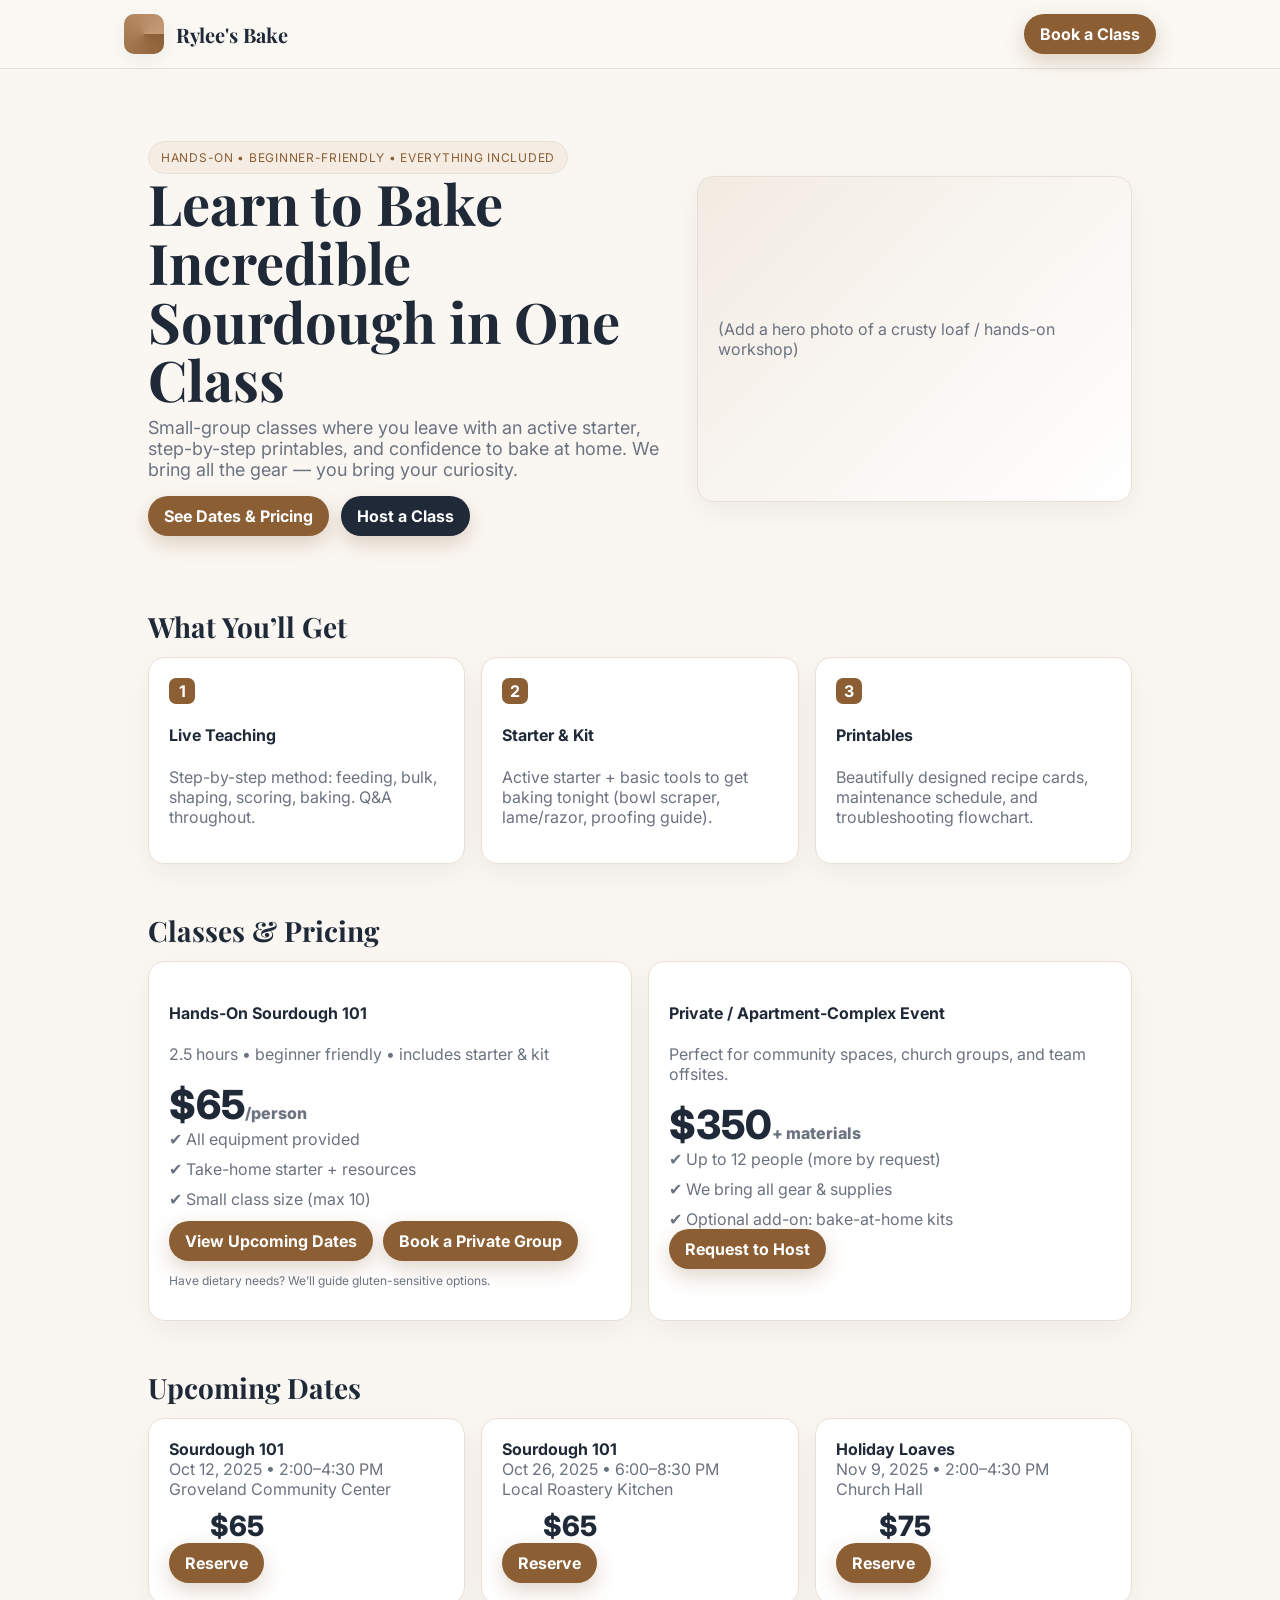
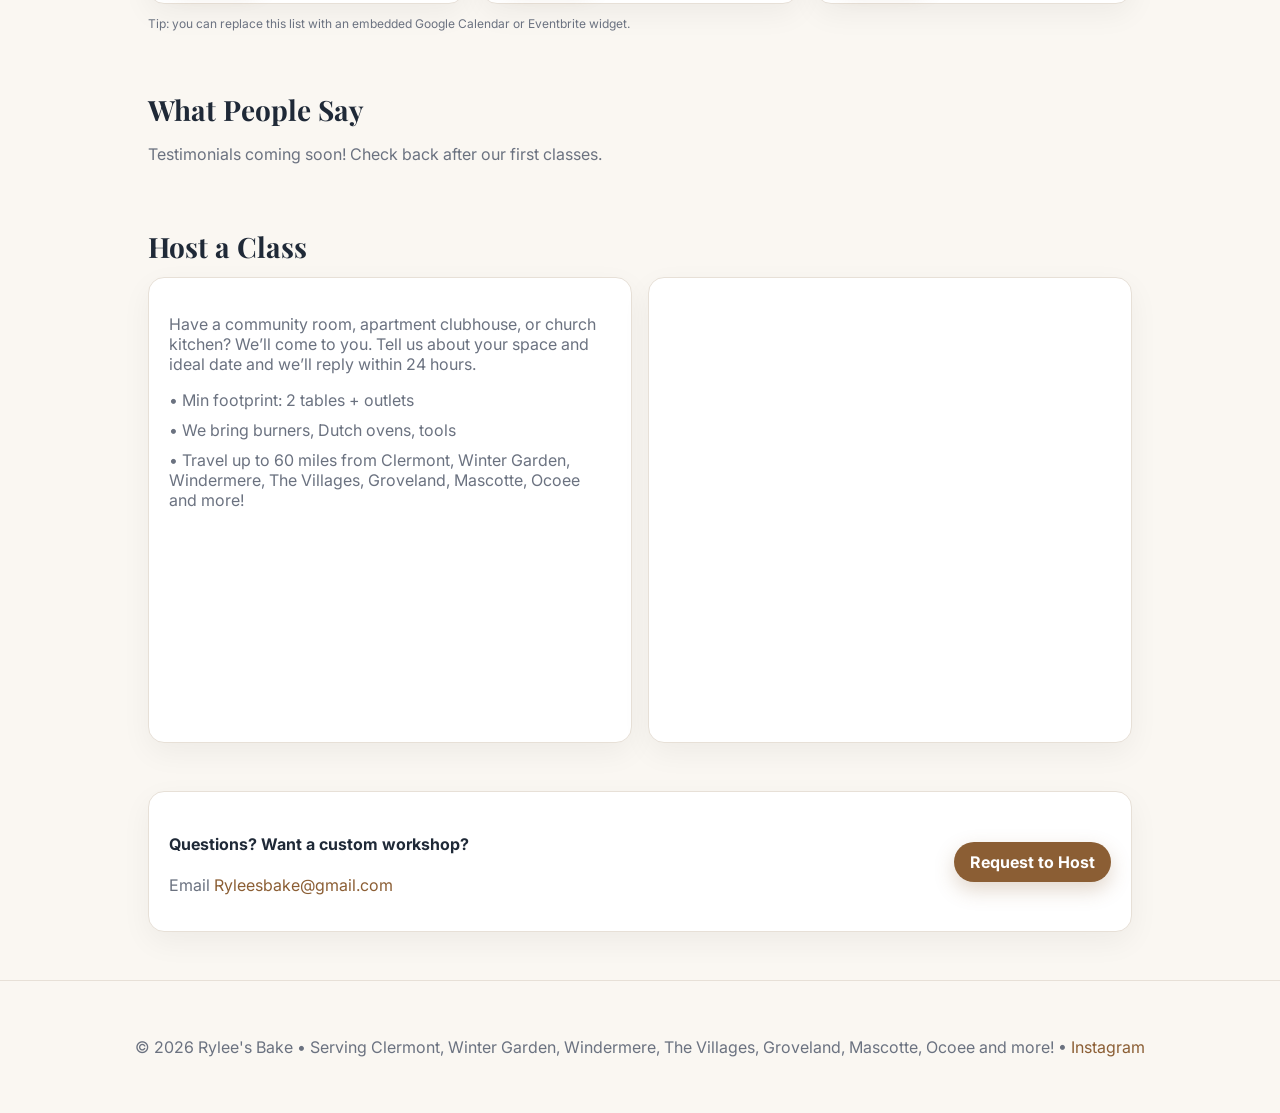
<file: sourdough_classes_free_no_code_friendly_landing_page_single_file.html>
<!doctype html>
<html lang="en">
<head>
  <meta charset="utf-8" />
  <meta name="viewport" content="width=device-width, initial-scale=1" />
  <title>Sourdough Starter Classes | Rylee's Bake</title>
  <meta name="description" content="Hands-on sourdough classes with all the gear, printables, and a step-by-step method. Learn to bake crusty loaves at home and host a class at your venue." />
  <link rel="preconnect" href="https://fonts.googleapis.com">
  <link rel="preconnect" href="https://fonts.gstatic.com" crossorigin>
  <link href="https://fonts.googleapis.com/css2?family=Inter:wght@300;400;600;800&family=Playfair+Display:wght@600;800&display=swap" rel="stylesheet">
  <style>
    :root{
      --bg:#faf7f2; --ink:#1f2937; --muted:#6b7280; --accent:#8b5e34; --accent-2:#c59b76; --card:#fff; --ring:#e7e0d7;
    }
    *{box-sizing:border-box}
    html,body{margin:0;padding:0;background:var(--bg);color:var(--ink);font-family:Inter,system-ui,-apple-system,Segoe UI,Roboto,Helvetica,Arial,sans-serif;}
    a{color:var(--accent);text-decoration:none}
    a:hover{text-decoration:underline}
    .container{max-width:1080px;margin:0 auto;padding:24px}
    header{position:sticky;top:0;backdrop-filter:saturate(180%) blur(8px);background:color-mix(in oklab, var(--bg) 90%, white);border-bottom:1px solid var(--ring);z-index:20}
    .nav{display:flex;align-items:center;gap:16px;justify-content:space-between;padding:14px 24px}
    .brand{display:flex;align-items:center;gap:12px}
    .logo{width:40px;height:40px;border-radius:10px;background:conic-gradient(from 0.25turn, var(--accent), var(--accent-2));box-shadow:0 6px 20px rgba(0,0,0,.05)}
    .brand h1{font-family:"Playfair Display",serif;font-size:20px;margin:0}
    .cta{display:inline-flex;align-items:center;gap:10px;background:var(--accent);color:white;border:none;border-radius:999px;padding:10px 16px;font-weight:700;box-shadow:0 8px 20px rgba(139,94,52,.25);}
    .cta:hover{filter:brightness(1.05)}
    .hero{display:grid;grid-template-columns:1.2fr 1fr;gap:28px;align-items:center;padding:48px 24px}
    .hero h2{font-family:"Playfair Display",serif;font-size:clamp(36px,5vw,56px);line-height:1.05;margin:0 0 8px}
    .hero p{font-size:18px;color:var(--muted);margin:0 0 16px}
    .pill{display:inline-block;font-size:12px;letter-spacing:.06em;text-transform:uppercase;color:var(--accent);background:#f5ede4;border:1px solid var(--ring);padding:8px 12px;border-radius:999px}
    .card{background:var(--card);border:1px solid var(--ring);border-radius:16px;padding:20px;box-shadow:0 10px 30px rgba(0,0,0,.05)}
    .grid{display:grid;gap:16px}
    .grid-3{grid-template-columns:repeat(3,minmax(0,1fr))}
    .grid-2{grid-template-columns:repeat(2,minmax(0,1fr))}
    .list{display:grid;gap:10px;margin:0;padding:0}
    .list li{list-style:none;display:flex;gap:10px}
    .badge{display:inline-flex;align-items:center;justify-content:center;width:26px;height:26px;border-radius:7px;background:var(--accent);color:white;font-weight:700}
    .section{padding:24px}
    .section h3{font-family:"Playfair Display",serif;font-size:28px;margin:0 0 12px}
    .price{font-size:40px;font-weight:800}
    .muted{color:var(--muted)}
    .footer{padding:40px 24px;border-top:1px solid var(--ring);text-align:center;color:var(--muted)}
    .img-wrap{aspect-ratio:4/3;border-radius:16px;overflow:hidden;border:1px solid var(--ring);background:linear-gradient(135deg, #f2ebe2, #fff)}
    .img-wrap .ph{display:grid;place-items:center;height:100%;color:var(--muted)}
    .note{font-size:12px;color:var(--muted)}
    @media (max-width:900px){.hero{grid-template-columns:1fr}.grid-3{grid-template-columns:1fr}.grid-2{grid-template-columns:1fr}}
  </style>
</head>
<body>
  <header>
    <div class="nav container">
      <div class="brand"><div class="logo" aria-hidden="true"></div><h1>Rylee's Bake</h1></div>
      <a class="cta" href="#book">Book a Class</a>
    </div>
  </header>

  <main class="container">
    <!-- HERO -->
    <section class="hero">
      <div>
        <span class="pill">Hands-on • Beginner-friendly • Everything included</span>
        <h2>Learn to Bake Incredible Sourdough in One Class</h2>
        <p>Small-group classes where you leave with an active starter, step-by-step printables, and confidence to bake at home. We bring all the gear — you bring your curiosity.</p>
        <div style="display:flex;gap:12px;flex-wrap:wrap;margin-top:10px">
          <a class="cta" href="#book">See Dates & Pricing</a>
          <a class="cta" style="background:#1f2937" href="#host">Host a Class</a>
        </div>
      </div>
      <div class="img-wrap card">
        <div class="ph">(Add a hero photo of a crusty loaf / hands-on workshop)</div>
      </div>
    </section>

    <!-- WHAT YOU'LL GET -->
    <section class="section">
      <h3>What You’ll Get</h3>
      <div class="grid grid-3">
        <div class="card">
          <div class="badge">1</div>
          <h4>Live Teaching</h4>
          <p class="muted">Step-by-step method: feeding, bulk, shaping, scoring, baking. Q&A throughout.
          </p>
        </div>
        <div class="card">
          <div class="badge">2</div>
          <h4>Starter & Kit</h4>
          <p class="muted">Active starter + basic tools to get baking tonight (bowl scraper, lame/razor, proofing guide).
          </p>
        </div>
        <div class="card">
          <div class="badge">3</div>
          <h4>Printables</h4>
          <p class="muted">Beautifully designed recipe cards, maintenance schedule, and troubleshooting flowchart.
          </p>
        </div>
      </div>
    </section>

    <!-- PRICING -->
    <section id="book" class="section">
      <h3>Classes & Pricing</h3>
      <div class="grid grid-2">
        <div class="card">
          <h4>Hands-On Sourdough 101</h4>
          <p class="muted">2.5 hours • beginner friendly • includes starter & kit</p>
          <div class="price">$<span id="price-101">65</span><span class="muted" style="font-size:16px">/person</span></div>
          <ul class="list muted">
            <li>✔️ All equipment provided</li>
            <li>✔️ Take-home starter + resources</li>
            <li>✔️ Small class size (max 10)</li>
          </ul>
          <div style="margin-top:12px;display:flex;gap:10px;flex-wrap:wrap">
            <a class="cta" href="#upcoming">View Upcoming Dates</a>
            <a class="cta" href="#host">Book a Private Group</a>
          </div>
          <p class="note" style="margin-top:12px">Have dietary needs? We’ll guide gluten-sensitive options.</p>
        </div>
        <div class="card">
          <h4>Private / Apartment-Complex Event</h4>
          <p class="muted">Perfect for community spaces, church groups, and team offsites.</p>
          <div class="price">$<span id="price-private">350</span><span class="muted" style="font-size:16px">+ materials</span></div>
          <ul class="list muted">
            <li>✔️ Up to 12 people (more by request)</li>
            <li>✔️ We bring all gear & supplies</li>
            <li>✔️ Optional add-on: bake-at-home kits</li>
          </ul>
          <a class="cta" href="#host">Request to Host</a>
        </div>
      </div>
    </section>

    <!-- UPCOMING EVENTS (edit inline) -->
    <section id="upcoming" class="section">
      <h3>Upcoming Dates</h3>
      <div id="events" class="grid grid-3"></div>
      <p class="note">Tip: you can replace this list with an embedded Google Calendar or Eventbrite widget.
      </p>
    </section>

    <!-- TESTIMONIALS / SOCIAL PROOF -->
    <section class="section">
      <h3>What People Say</h3>
      <p class="muted">Testimonials coming soon! Check back after our first classes.</p>
    </section>

    <!-- HOST A CLASS (embed a free form) -->
    <section id="host" class="section">
      <h3>Host a Class</h3>
      <div class="grid grid-2">
        <div class="card">
          <p class="muted">Have a community room, apartment clubhouse, or church kitchen? We’ll come to you. Tell us about your space and ideal date and we’ll reply within 24 hours.</p>
          <ul class="list muted">
            <li>• Min footprint: 2 tables + outlets</li>
            <li>• We bring burners, Dutch ovens, tools</li>
            <li>• Travel up to 60 miles from Clermont, Winter Garden, Windermere, The Villages, Groveland, Mascotte, Ocoee and more!</li>
          </ul>
        </div>
        <div class="card">
          <iframe data-tally-src="https://tally.so/r/your-form-id" width="100%" height="420" frameborder="0" marginheight="0" marginwidth="0" title="Host a Class"></iframe>
          <script>var d=document,w="https://tally.so/widgets/embed.js";if(!d.querySelector('script[src="'+w+'"]')){var s=d.createElement("script");s.src=w;s.async=1;d.body.appendChild(s);} </script>
        </div>
      </div>
    </section>

    <!-- CONTACT / FOOTER CTA -->
    <section class="section">
      <div class="card" style="display:flex;gap:16px;align-items:center;justify-content:space-between;flex-wrap:wrap">
        <div>
          <h4>Questions? Want a custom workshop?</h4>
          <p class="muted">Email <a href="mailto:Ryleesbake@gmail.com">Ryleesbake@gmail.com</a></p>
        </div>
        <a class="cta" href="#host">Request to Host</a>
      </div>
    </section>

  </main>

  <footer class="footer">
    <p>© <span id="year"></span> Rylee's Bake • Serving Clermont, Winter Garden, Windermere, The Villages, Groveland, Mascotte, Ocoee and more! • <a href="#">Instagram</a></p>
  </footer>

  <script>
    const events = [
      {date:"Oct 12, 2025", time:"2:00–4:30 PM", where:"Groveland Community Center", type:"Sourdough 101", price:"$65", url:"#"},
      {date:"Oct 26, 2025", time:"6:00–8:30 PM", where:"Local Roastery Kitchen", type:"Sourdough 101", price:"$65", url:"#"},
      {date:"Nov 9, 2025", time:"2:00–4:30 PM", where:"Church Hall", type:"Holiday Loaves", price:"$75", url:"#"}
    ];
    const wrap = document.getElementById('events');
    wrap.innerHTML = events.map(e => `
      <div class="card">
        <div style="display:flex;align-items:center;justify-content:space-between;gap:10px;flex-wrap:wrap">
          <div>
            <strong>${e.type}</strong>
            <div class="muted">${e.date} • ${e.time}</div>
            <div class="muted">${e.where}</div>
          </div>
          <div style="text-align:right">
            <div class="price" style="font-size:28px">${e.price}</div>
            <a class="cta" href="${e.url}">Reserve</a>
          </div>
        </div>
      </div>`).join('');

    document.getElementById('year').textContent = new Date().getFullYear();
  </script>
</body>
</html>
</file>
<file: assets/css/styles.css>
/* ==========================================================================
   Rylee's Bake — site styles
   Palette and type match the printed pamphlet and review cards:
   cream paper, terracotta ink (the logo color), dusty rose accents.
   ========================================================================== */

@font-face { font-family: "Cormorant Garamond"; font-weight: 500; font-style: normal; font-display: swap; src: url("../fonts/cormorant-garamond-latin-500-normal.woff2") format("woff2"); }
@font-face { font-family: "Cormorant Garamond"; font-weight: 500; font-style: italic; font-display: swap; src: url("../fonts/cormorant-garamond-latin-500-italic.woff2") format("woff2"); }
@font-face { font-family: "Cormorant Garamond"; font-weight: 600; font-style: normal; font-display: swap; src: url("../fonts/cormorant-garamond-latin-600-normal.woff2") format("woff2"); }
@font-face { font-family: "DM Sans"; font-weight: 400; font-style: normal; font-display: swap; src: url("../fonts/dm-sans-latin-400-normal.woff2") format("woff2"); }
@font-face { font-family: "DM Sans"; font-weight: 500; font-style: normal; font-display: swap; src: url("../fonts/dm-sans-latin-500-normal.woff2") format("woff2"); }
@font-face { font-family: "DM Sans"; font-weight: 700; font-style: normal; font-display: swap; src: url("../fonts/dm-sans-latin-700-normal.woff2") format("woff2"); }

:root {
  --cream: #f6f1eb;
  --paper: #fffdf9;
  --ink: #2e2420;
  --muted: #65554c;
  --clay: #945232;
  --clay-dark: #77401f;
  --rose: #ecd9d0;
  --rose-deep: #d4a99a;
  --line: #e3d6ca;

  --serif: "Cormorant Garamond", Georgia, "Times New Roman", serif;
  --sans: "DM Sans", system-ui, -apple-system, "Segoe UI", Roboto, sans-serif;

  --wrap: 1180px;
  --gutter: clamp(16px, 4vw, 32px);
  --radius: 18px;
  --section: clamp(64px, 9vw, 112px);
}

*, *::before, *::after { box-sizing: border-box; }
html { scroll-behavior: smooth; -webkit-text-size-adjust: 100%; }
@media (prefers-reduced-motion: reduce) { html { scroll-behavior: auto; } *, *::before, *::after { transition: none !important; } }

body {
  margin: 0;
  background: var(--cream);
  color: var(--ink);
  font-family: var(--sans);
  font-size: 17px;
  line-height: 1.65;
  -webkit-font-smoothing: antialiased;
}
img { display: block; max-width: 100%; height: auto; }
a { color: var(--clay); text-underline-offset: 3px; }
a:hover { color: var(--clay-dark); }
:focus-visible { outline: 3px solid var(--clay); outline-offset: 3px; border-radius: 6px; }

h1, h2, h3 { font-family: var(--serif); font-weight: 600; line-height: 1.08; letter-spacing: -0.005em; margin: 0; text-wrap: balance; }
h1 { font-size: clamp(44px, 6.4vw, 76px); }
h2 { font-size: clamp(36px, 4.6vw, 54px); }
h3 { font-size: 28px; }
p { margin: 0; text-wrap: pretty; }

.wrap { max-width: var(--wrap); margin: 0 auto; padding-inline: var(--gutter); }
.section { padding-block: var(--section); }
.eyebrow {
  font-family: var(--sans); font-size: 13px; font-weight: 700;
  letter-spacing: 0.16em; text-transform: uppercase; color: var(--clay);
  margin-bottom: 14px;
}
.lede { font-size: clamp(18px, 1.6vw, 20px); color: var(--muted); max-width: 34em; }
.section-head { display: flex; flex-wrap: wrap; justify-content: space-between; align-items: flex-end; gap: 16px 40px; margin-bottom: 44px; }
.section-head .lede { max-width: 28em; }

.skip-link { position: absolute; left: 12px; top: -60px; background: var(--ink); color: #fff; padding: 10px 16px; border-radius: 8px; z-index: 100; }
.skip-link:focus { top: 12px; color: #fff; }

/* Buttons ---------------------------------------------------------------- */
.btn {
  display: inline-flex; align-items: center; justify-content: center; gap: 8px;
  min-height: 48px; padding: 12px 26px; border-radius: 999px;
  font: 700 16px/1.2 var(--sans); text-decoration: none; cursor: pointer;
  border: 1.5px solid var(--clay); background: var(--clay); color: #fff;
  transition: background-color .15s ease, border-color .15s ease, color .15s ease;
}
.btn:hover { background: var(--clay-dark); border-color: var(--clay-dark); color: #fff; }
.btn--ghost { background: transparent; color: var(--ink); border-color: var(--ink); }
.btn--ghost:hover { background: var(--ink); border-color: var(--ink); color: var(--cream); }
.btn--small { min-height: 44px; padding: 10px 20px; font-size: 15px; }
.btn--block { width: 100%; }
.btn[aria-disabled="true"] { background: #e9e1d8; border-color: #e9e1d8; color: var(--muted); pointer-events: none; }

/* Header ----------------------------------------------------------------- */
.site-header { position: sticky; top: 0; z-index: 50; background: rgba(246, 241, 235, 0.94); backdrop-filter: saturate(160%) blur(10px); border-bottom: 1px solid var(--line); }
.site-header .wrap { display: flex; align-items: center; justify-content: space-between; gap: 16px; min-height: 76px; }
.brand { display: flex; align-items: center; gap: 12px; text-decoration: none; color: var(--ink); }
.brand img { width: 58px; height: 58px; }
.brand span { font-family: var(--serif); font-size: 26px; font-weight: 600; }
.nav { display: flex; align-items: center; gap: 28px; }
.nav ul { display: flex; gap: 26px; list-style: none; margin: 0; padding: 0; }
.nav ul a { color: var(--ink); text-decoration: none; font-size: 15px; font-weight: 500; padding-block: 8px; }
.nav ul a:hover { color: var(--clay); }
.menu-toggle { display: none; }

@media (max-width: 900px) {
  .brand span { display: none; }
  .brand img { width: 52px; height: 52px; }
  .menu-toggle {
    display: inline-flex; align-items: center; justify-content: center;
    width: 48px; height: 48px; border-radius: 12px; border: 1px solid var(--line);
    background: var(--paper); color: var(--ink); cursor: pointer;
  }
  .nav { gap: 10px; }
  .nav ul {
    display: none; position: absolute; left: 0; right: 0; top: 100%;
    flex-direction: column; gap: 0; background: var(--cream);
    border-bottom: 1px solid var(--line); padding: 8px var(--gutter) 16px;
  }
  .nav ul a { display: block; padding: 14px 0; font-size: 18px; border-bottom: 1px solid var(--line); }
  .nav.is-open ul { display: flex; }
}

/* Hero ------------------------------------------------------------------- */
.hero { padding-block: clamp(40px, 7vw, 88px) var(--section); }
.hero .wrap { display: grid; grid-template-columns: 1.1fr 0.9fr; gap: clamp(32px, 6vw, 72px); align-items: center; }
.hero h1 { margin-bottom: 22px; }
.hero h1 em { font-style: italic; font-weight: 500; color: var(--clay); }
.hero .lede { margin-bottom: 32px; }
.hero-actions { display: flex; flex-wrap: wrap; gap: 12px; }
.next-class {
  display: inline-flex; align-items: center; gap: 10px; margin-top: 28px;
  padding: 10px 16px 10px 12px; border-radius: 999px; background: var(--paper);
  border: 1px solid var(--line); font-size: 15px; color: var(--ink); text-decoration: none;
}
.next-class:hover { border-color: var(--clay); color: var(--ink); }
.next-class .dot { width: 10px; height: 10px; border-radius: 50%; background: var(--clay); box-shadow: 0 0 0 4px var(--rose); flex: none; }
.next-class[hidden] { display: none; }
.hero-photo { position: relative; }
.hero-photo img { width: 100%; aspect-ratio: 4 / 5; object-fit: cover; border-radius: 220px 220px var(--radius) var(--radius); }
.hero-photo .stamp {
  position: absolute; left: -28px; bottom: 36px; width: 128px; height: 128px;
  border-radius: 50%; background: var(--cream); padding: 10px;
  box-shadow: 0 10px 30px rgba(46, 36, 32, 0.12);
}
.facts { display: flex; flex-wrap: wrap; gap: 10px 26px; margin-top: 34px; padding: 0; list-style: none; color: var(--muted); font-size: 15px; }
.facts li { display: flex; align-items: center; gap: 8px; }
.facts svg { color: var(--clay); flex: none; }

@media (max-width: 860px) {
  .hero .wrap { grid-template-columns: 1fr; }
  .hero-photo { order: -1; max-width: 460px; width: 100%; margin-inline: auto; }
  .hero-photo img { aspect-ratio: 5 / 4; border-radius: var(--radius); }
  .hero-photo .stamp { width: 96px; height: 96px; left: auto; right: 12px; bottom: -24px; }
}

/* Class dates ------------------------------------------------------------ */
.band { background: var(--paper); border-block: 1px solid var(--line); }
.class-list { display: grid; grid-template-columns: repeat(auto-fit, minmax(min(100%, 340px), 1fr)); gap: 24px; }
.class-card {
  display: flex; flex-direction: column; gap: 18px; padding: 30px;
  background: var(--cream); border: 1px solid var(--line); border-radius: var(--radius);
}
.class-card__top { display: flex; justify-content: space-between; align-items: center; gap: 12px; flex-wrap: wrap; }
.class-card__name { font-size: 13px; font-weight: 700; letter-spacing: 0.14em; text-transform: uppercase; color: var(--clay); }
.badge { font-size: 13px; font-weight: 700; padding: 5px 12px; border-radius: 999px; background: var(--rose); color: var(--clay-dark); white-space: nowrap; }
.badge--calm { background: #e7e4dc; color: #4a4640; }
.class-card__date { display: flex; gap: 18px; align-items: center; }
.cal { flex: none; width: 74px; border-radius: 12px; overflow: hidden; text-align: center; background: var(--paper); border: 1px solid var(--line); }
.cal__month { display: block; background: var(--clay); color: #fff; font-size: 12px; font-weight: 700; letter-spacing: 0.12em; text-transform: uppercase; padding: 4px 0; }
.cal__day { display: block; font-family: var(--serif); font-size: 38px; font-weight: 600; line-height: 1.1; padding: 4px 0 6px; }
.class-card h3 { font-size: 30px; }
.class-card__meta { list-style: none; margin: 0; padding: 0; display: grid; gap: 6px; color: var(--muted); font-size: 16px; }
.class-card__meta li { display: flex; gap: 10px; align-items: center; }
.class-card__meta svg { color: var(--clay); flex: none; }
.class-card__foot { display: flex; align-items: center; justify-content: space-between; gap: 16px; margin-top: auto; padding-top: 18px; border-top: 1px solid var(--line); flex-wrap: wrap; }
.price { font-family: var(--serif); font-size: 34px; font-weight: 600; line-height: 1; }
.price small { font-family: var(--sans); font-size: 14px; font-weight: 400; color: var(--muted); margin-left: 4px; }
.class-card__foot .btn { flex: 1 1 auto; }
.secure-note { display: flex; align-items: center; gap: 10px; margin-top: 28px; color: var(--muted); font-size: 15px; }
.secure-note svg { color: var(--clay); flex: none; }
.empty-state { padding: 36px; border: 1px dashed var(--rose-deep); border-radius: var(--radius); text-align: center; }
.empty-state p { color: var(--muted); margin-top: 8px; }

.class-card__title { color: var(--muted); font-size: 16px; margin-top: 2px; }
.class-card__for { font-size: 15px; color: var(--muted); background: var(--paper); border-radius: 12px; padding: 12px 14px; }
.class-card__for strong { color: var(--ink); }

/* Two classes ------------------------------------------------------------ */
.offerings { display: grid; grid-template-columns: repeat(auto-fit, minmax(min(100%, 420px), 1fr)); gap: 28px; }
.offering { display: flex; flex-direction: column; background: var(--paper); border: 1px solid var(--line); border-radius: 24px; overflow: hidden; }
.offering > img { width: 100%; aspect-ratio: 16 / 9; object-fit: cover; }
.offering__body { display: flex; flex-direction: column; gap: 16px; padding: clamp(24px, 3.5vw, 36px); flex: 1; }
.offering__head { display: flex; justify-content: space-between; align-items: baseline; gap: 16px; flex-wrap: wrap; }
.offering h3 { font-size: clamp(30px, 3vw, 38px); }
.offering .tag { font-size: 13px; font-weight: 700; letter-spacing: 0.14em; text-transform: uppercase; color: var(--clay); }
.offering .who { font-weight: 500; }
.offering p { color: var(--muted); }
.offering h4 { margin: 6px 0 0; font-size: 15px; font-weight: 700; letter-spacing: 0.08em; text-transform: uppercase; }
.ticks { list-style: none; margin: 0; padding: 0; display: grid; gap: 8px; }
.ticks li { display: flex; gap: 10px; align-items: flex-start; }
.ticks svg { color: var(--clay); flex: none; margin-top: 5px; }
.offering__foot { margin-top: auto; padding-top: 20px; border-top: 1px solid var(--line); display: flex; flex-wrap: wrap; gap: 12px 20px; align-items: center; justify-content: space-between; }
.offering__foot .note { font-size: 15px; }

/* Kit -------------------------------------------------------------------- */
.kit { display: grid; grid-template-columns: 1fr 1fr; gap: clamp(32px, 6vw, 80px); align-items: center; }
.kit-photo img { border-radius: var(--radius); width: 100%; aspect-ratio: 4 / 5; object-fit: cover; }
.kit-list { list-style: none; margin: 32px 0 0; padding: 0; display: grid; gap: 22px; }
.kit-list li { display: flex; gap: 18px; align-items: flex-start; }
.kit-list .icon { flex: none; width: 52px; height: 52px; border-radius: 14px; background: var(--rose); color: var(--clay-dark); display: grid; place-items: center; }
.kit-list strong { display: block; font-size: 18px; }
.kit-list span { color: var(--muted); }
.kit-note { margin-top: 28px; padding: 16px 18px; border-radius: 14px; background: var(--rose); color: #4a3a32; font-size: 16px; }
.kit-note strong { color: var(--ink); }
@media (max-width: 860px) { .kit { grid-template-columns: 1fr; } .kit-photo { max-width: 480px; } }

/* Gallery ---------------------------------------------------------------- */
.gallery { display: grid; grid-template-columns: 1.4fr 1fr 1fr; grid-template-rows: 1fr 1fr; gap: 16px; height: clamp(420px, 48vw, 600px); }
.gallery figure { margin: 0; overflow: hidden; border-radius: var(--radius); }
.gallery img { width: 100%; height: 100%; object-fit: cover; }
.gallery figure:first-child { grid-row: span 2; }
.gallery figure:nth-child(4) { grid-column: span 2; }
@media (max-width: 720px) {
  .gallery { grid-template-columns: 1fr 1fr; grid-template-rows: auto; height: auto; }
  .gallery figure { aspect-ratio: 1; }
  .gallery figure:first-child { grid-row: auto; grid-column: span 2; aspect-ratio: 3 / 2; }
  .gallery figure:nth-child(4) { grid-column: span 2; aspect-ratio: 3 / 2; }
}

/* About ------------------------------------------------------------------ */
.about { background: var(--ink); color: var(--cream); }
.about .wrap { display: grid; grid-template-columns: 0.75fr 1.25fr; gap: clamp(32px, 6vw, 80px); align-items: center; }
.about img { width: 100%; max-width: 420px; aspect-ratio: 4 / 5; object-fit: cover; border-radius: 210px 210px var(--radius) var(--radius); }
.about .eyebrow { color: var(--rose-deep); }
.about h2 { margin-bottom: 22px; }
.about p { color: #e9dfd6; font-size: 19px; margin-bottom: 16px; max-width: 36em; }
.about blockquote { margin: 30px 0 0; padding: 0; font-family: var(--serif); font-style: italic; font-weight: 500; font-size: clamp(26px, 2.6vw, 32px); line-height: 1.3; color: var(--cream); }
.about blockquote footer { font-family: var(--sans); font-style: normal; font-size: 15px; color: var(--rose-deep); margin-top: 10px; }
@media (max-width: 860px) { .about .wrap { grid-template-columns: 1fr; } .about img { max-width: 360px; } }

/* Student loaves --------------------------------------------------------- */
.proof { display: grid; grid-template-columns: 1fr 1.3fr; gap: clamp(32px, 6vw, 80px); align-items: center; }
.proof-photos { display: grid; grid-template-columns: 1fr 1fr; gap: 16px; }
.proof-photos figure { margin: 0; }
.proof-photos img { border-radius: var(--radius); aspect-ratio: 3 / 4; object-fit: cover; width: 100%; }
.proof-photos figcaption { font-size: 14px; color: var(--muted); margin-top: 8px; }
.proof .lede { margin-block: 18px 26px; }
@media (max-width: 860px) { .proof { grid-template-columns: 1fr; } .proof-photos { order: 2; } }

/* Private events --------------------------------------------------------- */
.private { background: var(--rose); border-radius: 28px; padding: clamp(32px, 5vw, 64px); display: grid; grid-template-columns: 1.3fr 0.7fr; gap: 40px; align-items: center; }
.private .eyebrow { color: var(--clay-dark); }
.private h2 { margin-bottom: 16px; }
.private p { color: #4a3a32; }
.private .areas { margin-top: 16px; font-size: 15px; }
.price-card { background: var(--paper); border-radius: var(--radius); padding: 30px; }
.price-card .price { font-size: 44px; }
.price-card ul { list-style: none; margin: 14px 0 24px; padding: 0; display: grid; gap: 8px; color: var(--muted); font-size: 16px; }
.price-card li { display: flex; gap: 10px; }
.price-card li svg { color: var(--clay); flex: none; margin-top: 4px; }
@media (max-width: 860px) { .private { grid-template-columns: 1fr; } }

/* FAQ -------------------------------------------------------------------- */
.faq { max-width: 820px; }
.faq h2 { margin-bottom: 30px; }
.faq details { border-top: 1px solid var(--line); }
.faq details:last-of-type { border-bottom: 1px solid var(--line); }
.faq summary {
  list-style: none; cursor: pointer; display: flex; justify-content: space-between; align-items: center; gap: 20px;
  padding: 22px 0; font-size: 19px; font-weight: 700;
}
.faq summary::-webkit-details-marker { display: none; }
.faq summary::after { content: "+"; font-family: var(--serif); font-size: 32px; font-weight: 500; line-height: 1; color: var(--clay); transition: transform .2s ease; }
.faq details[open] summary::after { transform: rotate(45deg); }
.faq details p { padding: 0 0 24px; color: var(--muted); max-width: 40em; }

/* Footer ----------------------------------------------------------------- */
.site-footer { background: var(--paper); border-top: 1px solid var(--line); padding-block: 64px 40px; }
.site-footer .wrap { display: grid; grid-template-columns: 1.2fr 1fr 1fr; gap: 40px; }
.site-footer img { width: 96px; height: 96px; margin-bottom: 14px; }
.site-footer h2 { font-family: var(--sans); font-size: 13px; font-weight: 700; letter-spacing: 0.16em; text-transform: uppercase; color: var(--clay); margin-bottom: 14px; }
.site-footer ul { list-style: none; margin: 0; padding: 0; display: grid; gap: 10px; }
.site-footer p { color: var(--muted); font-size: 15px; }
.site-footer .legal { grid-column: 1 / -1; border-top: 1px solid var(--line); padding-top: 24px; margin-top: 8px; font-size: 14px; display: flex; justify-content: space-between; flex-wrap: wrap; gap: 8px; }
@media (max-width: 760px) { .site-footer .wrap { grid-template-columns: 1fr; } }

/* Booked page ------------------------------------------------------------ */
.booked { max-width: 760px; margin: 0 auto; padding: clamp(48px, 8vw, 96px) var(--gutter); }
.check { width: 72px; height: 72px; border-radius: 50%; background: var(--rose); color: var(--clay-dark); display: grid; place-items: center; margin-bottom: 26px; }
.booked h1 { margin-bottom: 14px; }
.booked > .lede { margin-bottom: 40px; }
.detail-card { background: var(--paper); border: 1px solid var(--line); border-radius: var(--radius); padding: clamp(24px, 4vw, 36px); display: grid; gap: 24px; }
.detail { display: flex; gap: 18px; align-items: flex-start; }
.detail > svg { flex: none; color: var(--clay); margin-top: 3px; }
.detail strong { display: block; font-size: 18px; margin-bottom: 2px; }
.detail p { color: var(--muted); }
.detail .address { color: var(--ink); font-weight: 500; }
.detail-actions { display: flex; flex-wrap: wrap; gap: 12px; padding-top: 4px; }
.next-steps { margin: 48px 0 0; padding: 0; list-style: none; display: grid; gap: 18px; }
.next-steps li { display: grid; grid-template-columns: 120px 1fr; gap: 16px; padding-bottom: 18px; border-bottom: 1px solid var(--line); }
.next-steps strong { color: var(--clay); }
.next-steps span { color: var(--muted); }
@media (max-width: 560px) { .next-steps li { grid-template-columns: 1fr; gap: 2px; } }
.help-box { margin-top: 40px; padding: 26px; border-radius: var(--radius); background: var(--rose); color: #4a3a32; }
</file>
